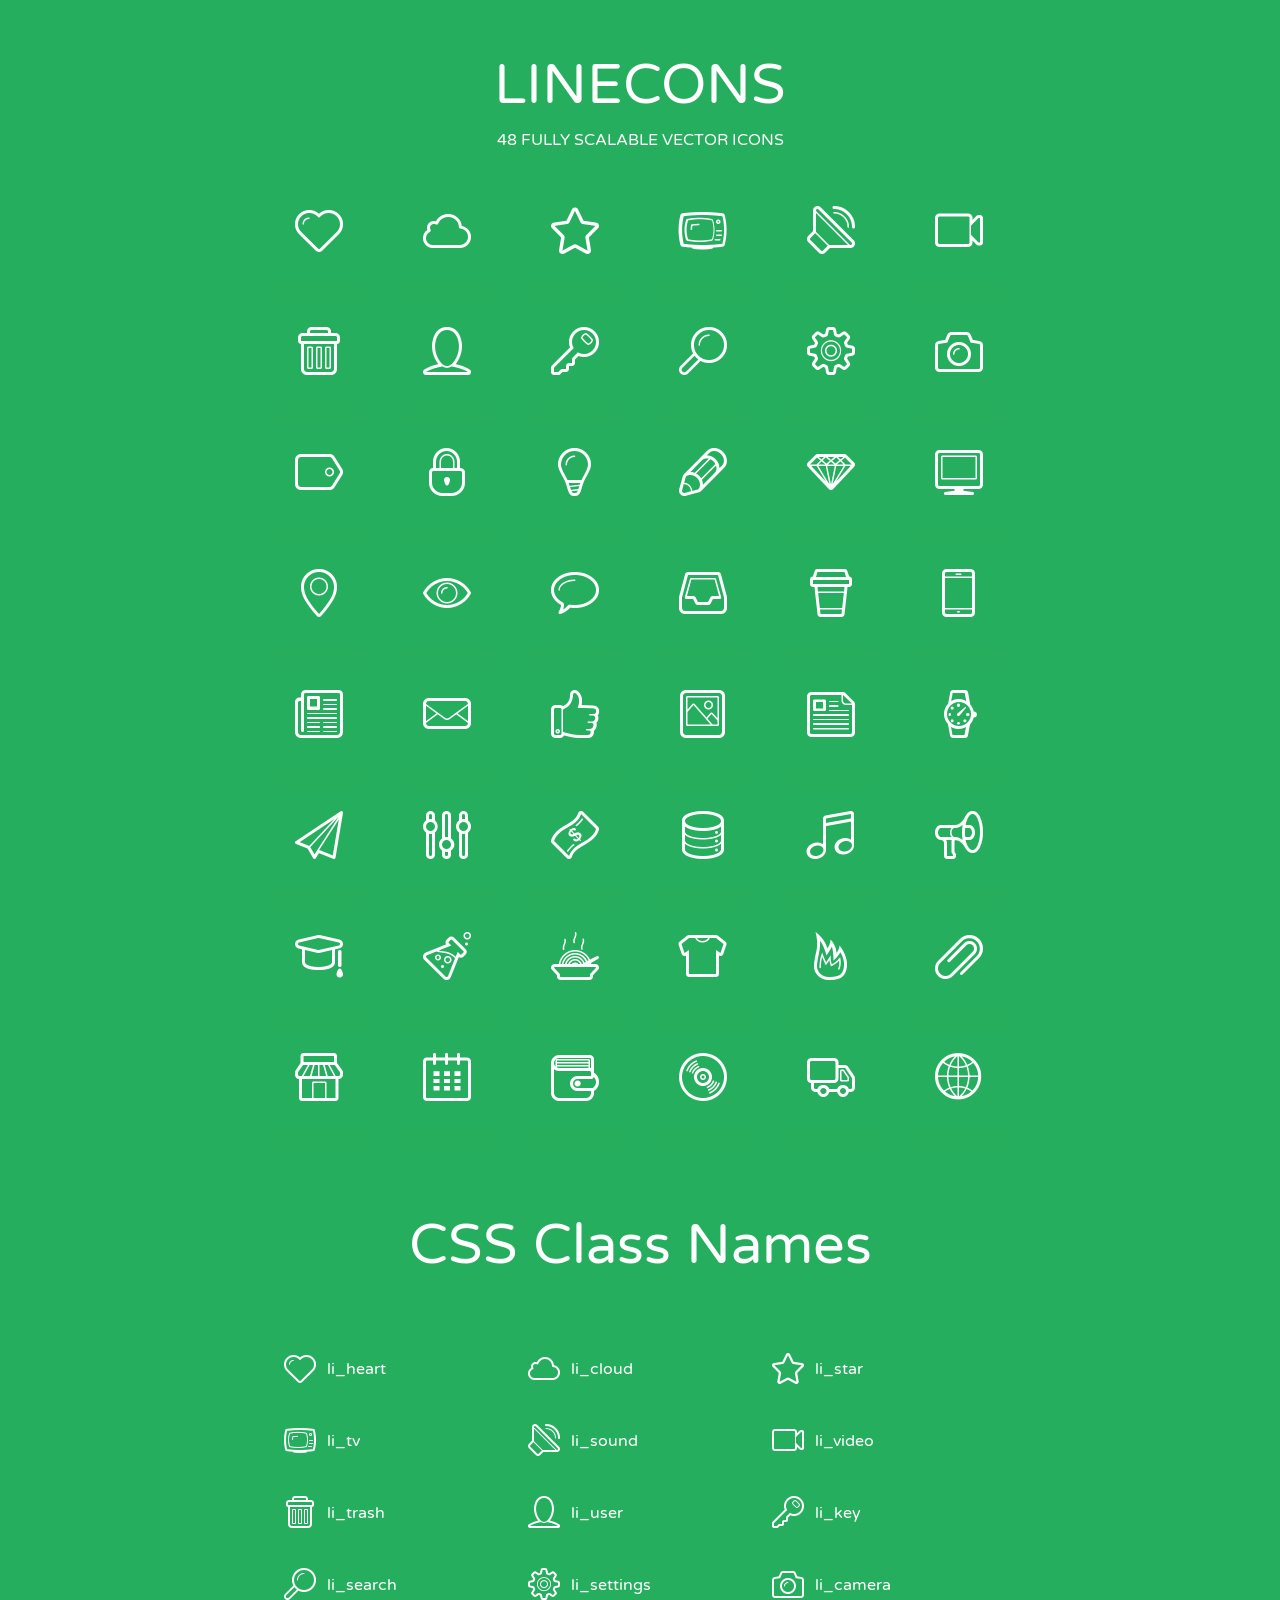
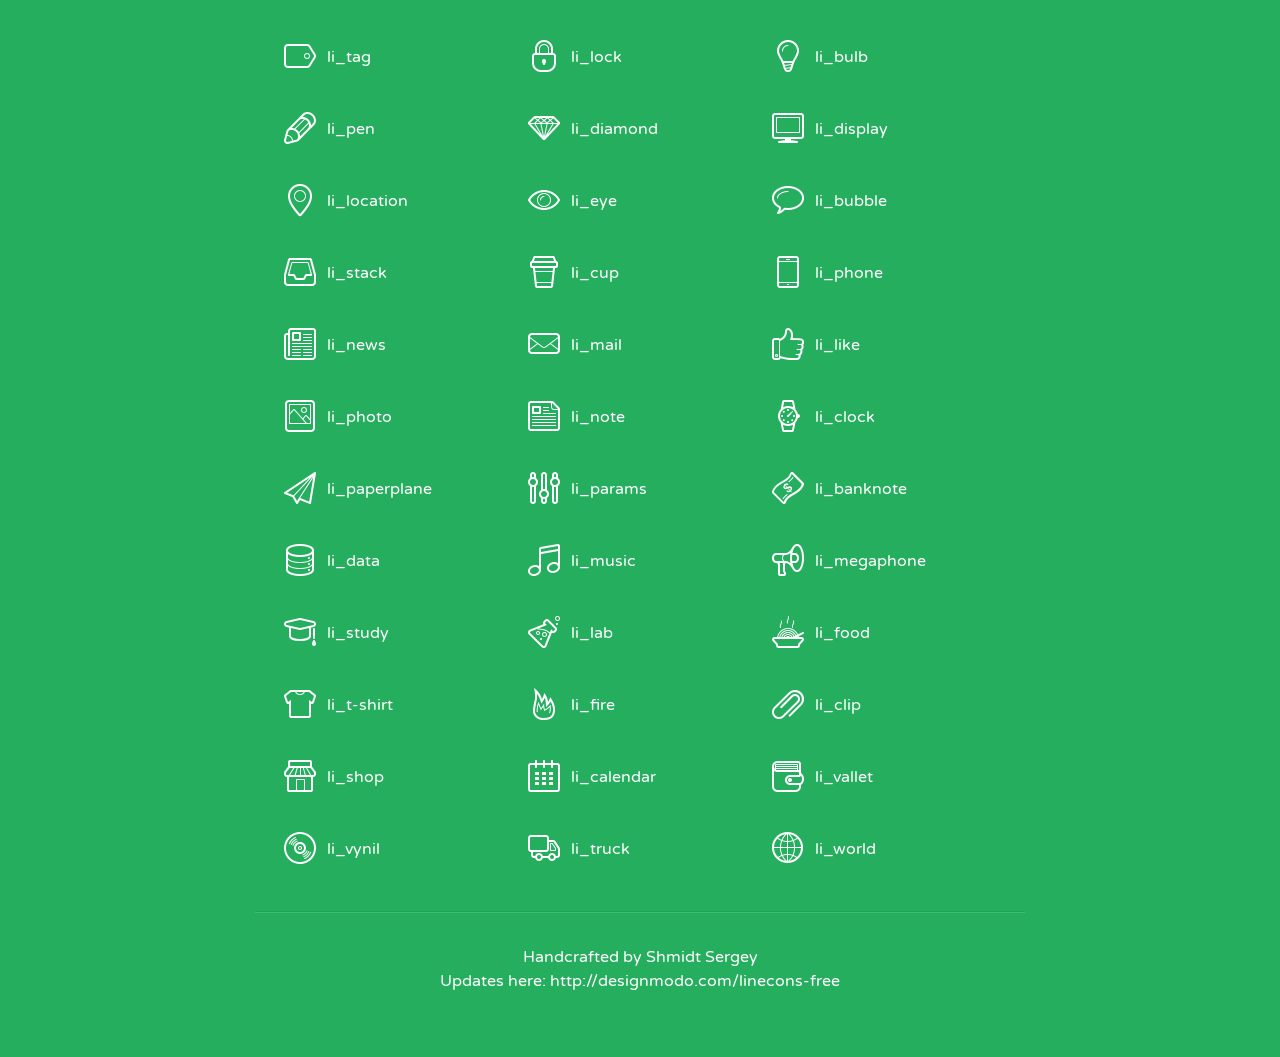
<file: Assets/lineicons/index.html>
<!doctype html>
<html>
<head>
<title>LINECONS - 48 Fully Scalable Vector Icons</title>
<link rel="stylesheet" href="style.css" />
<link href='http://fonts.googleapis.com/css?family=Varela+Round' rel='stylesheet' type='text/css'>
<!--[if lte IE 7]><script src="lte-ie7.js"></script><![endif]-->

<!-- 

Thanks http://icomoon.io/app/ for amazing service!

-->


<style>
	section, header, footer {display: block;}
	body {
		font-family: 'Varela Round', sans-serif;
		color: #333333;
		line-height: 1.5;
		font-size: 16px;
		background:#26ae5f;
		color:white;
		-moz-text-shadow: 0 1px 1px rgba(0, 0, 0, 0.21);
		-webkit-text-shadow: 0 1px 1px rgba(0, 0, 0, 0.21);
	}
	* {
		-moz-box-sizing: border-box;
		-webkit-box-sizing: border-box;
		box-sizing: border-box;
		margin: 0;
		padding: 0;
	}
	.glyph {
		float: left;
		text-align: center;
		padding: .5em;
		margin: 0 .5em;
		width: 7em;
		border-radius: .375em;
		top:0;
		position:relative;
		-webkit-transition:0.2s ease-in;
		-o-transition:0.2s ease-in;
		-moz-transition:0.2s ease-in;
		-ie-transition:0.2s ease-in;
		transition:0.2s ease-in;
	}
	.glyph input {
		width: 100%;
		text-align: center;
		font-family: consolas, monospace;
		border-radius:3px;
		border:none;
		padding:4px;
		background:#26AE5C;
		color:#26AE5C;
		-webkit-transition:0.2s ease-in;
		-o-transition:0.2s ease-in;
		-moz-transition:0.2s ease-in;
		-ie-transition:0.2s ease-in;
		transition:0.2s ease-in;
	}
	.glyph:hover input {
		background:#26ae5f;
		padding:4px;
		color:#ffffff;
	}
	.glyph:hover {
		-webkit-transition: all 0.5s ease-out;
		background:#222821;
		color:#fff;
		text-shadow: none;
		-moz-text-shadow: none;
		-webkit-text-shadow: none;
		top:-5px;
		position:relative;
	}
	.glyph input, .mtm {
		margin-top: .75em;
	}
	.w-main {
		width: 770px;
		text-align:center;
	}
	.centered {
		margin-left: auto;
		margin-right: auto;
	}
	.fs1 {
		font-size: 3em;
	}
	header {
		margin: 2em 0;
		padding-bottom: .5em;
	}
	header h1 {
		font-size: 3.5em;
		font-weight: normal;
	}
	.clearfix:before, .clearfix:after { content: ""; display: table; }
	.clearfix:after, .clear { clear: both; }
	footer {
		margin: 2em 0;
		padding: 2em 0;
		border-top: 1px solid rgb(60, 189, 114);
		box-shadow: 0 -1px rgb(33, 165, 89);
	}
	a, a:visited {
		color: #ffffff; text-decoration:none;
	}
	a:hover, a:focus {color: #222821; text-decoration:none;}
	.box1 {
		display: inline-block;
		width: 14em;
		padding: .25em .5em;
		margin: .5em 1em .5em 0;
		text-align:left;
		
	}
	.box1 span { 
		font-size:2em;
		position: relative;
		top: 0.25em;
		margin-right: 0.1em;
	}
</style>
</head>
<body>
	<div class="w-main centered">
	<section class="mtm clearfix" id="glyphs">
	<header>
		<h1>LINECONS</h1>
		<p>48 FULLY SCALABLE VECTOR ICONS</p>
	</header>
	<div class="glyph">
		<div class="fs1" aria-hidden="true" data-icon="&#xe000;"></div>
		<input type="text" readonly="readonly" value="&amp;#xe000;" />
	</div>
	<div class="glyph">
		<div class="fs1" aria-hidden="true" data-icon="&#xe001;"></div>
		<input type="text" readonly="readonly" value="&amp;#xe001;" />
	</div>
	<div class="glyph">
		<div class="fs1" aria-hidden="true" data-icon="&#xe002;"></div>
		<input type="text" readonly="readonly" value="&amp;#xe002;" />
	</div>
	<div class="glyph">
		<div class="fs1" aria-hidden="true" data-icon="&#xe003;"></div>
		<input type="text" readonly="readonly" value="&amp;#xe003;" />
	</div>
	<div class="glyph">
		<div class="fs1" aria-hidden="true" data-icon="&#xe004;"></div>
		<input type="text" readonly="readonly" value="&amp;#xe004;" />
	</div>
	<div class="glyph">
		<div class="fs1" aria-hidden="true" data-icon="&#xe005;"></div>
		<input type="text" readonly="readonly" value="&amp;#xe005;" />
	</div>
	<div class="glyph">
		<div class="fs1" aria-hidden="true" data-icon="&#xe006;"></div>
		<input type="text" readonly="readonly" value="&amp;#xe006;" />
	</div>
	<div class="glyph">
		<div class="fs1" aria-hidden="true" data-icon="&#xe007;"></div>
		<input type="text" readonly="readonly" value="&amp;#xe007;" />
	</div>
	<div class="glyph">
		<div class="fs1" aria-hidden="true" data-icon="&#xe008;"></div>
		<input type="text" readonly="readonly" value="&amp;#xe008;" />
	</div>
	<div class="glyph">
		<div class="fs1" aria-hidden="true" data-icon="&#xe009;"></div>
		<input type="text" readonly="readonly" value="&amp;#xe009;" />
	</div>
	<div class="glyph">
		<div class="fs1" aria-hidden="true" data-icon="&#xe00a;"></div>
		<input type="text" readonly="readonly" value="&amp;#xe00a;" />
	</div>
	<div class="glyph">
		<div class="fs1" aria-hidden="true" data-icon="&#xe00b;"></div>
		<input type="text" readonly="readonly" value="&amp;#xe00b;" />
	</div>
	<div class="glyph">
		<div class="fs1" aria-hidden="true" data-icon="&#xe00c;"></div>
		<input type="text" readonly="readonly" value="&amp;#xe00c;" />
	</div>
	<div class="glyph">
		<div class="fs1" aria-hidden="true" data-icon="&#xe00d;"></div>
		<input type="text" readonly="readonly" value="&amp;#xe00d;" />
	</div>
	<div class="glyph">
		<div class="fs1" aria-hidden="true" data-icon="&#xe00e;"></div>
		<input type="text" readonly="readonly" value="&amp;#xe00e;" />
	</div>
	<div class="glyph">
		<div class="fs1" aria-hidden="true" data-icon="&#xe00f;"></div>
		<input type="text" readonly="readonly" value="&amp;#xe00f;" />
	</div>
	<div class="glyph">
		<div class="fs1" aria-hidden="true" data-icon="&#xe010;"></div>
		<input type="text" readonly="readonly" value="&amp;#xe010;" />
	</div>
	<div class="glyph">
		<div class="fs1" aria-hidden="true" data-icon="&#xe011;"></div>
		<input type="text" readonly="readonly" value="&amp;#xe011;" />
	</div>
	<div class="glyph">
		<div class="fs1" aria-hidden="true" data-icon="&#xe012;"></div>
		<input type="text" readonly="readonly" value="&amp;#xe012;" />
	</div>
	<div class="glyph">
		<div class="fs1" aria-hidden="true" data-icon="&#xe013;"></div>
		<input type="text" readonly="readonly" value="&amp;#xe013;" />
	</div>
	<div class="glyph">
		<div class="fs1" aria-hidden="true" data-icon="&#xe014;"></div>
		<input type="text" readonly="readonly" value="&amp;#xe014;" />
	</div>
	<div class="glyph">
		<div class="fs1" aria-hidden="true" data-icon="&#xe015;"></div>
		<input type="text" readonly="readonly" value="&amp;#xe015;" />
	</div>
	<div class="glyph">
		<div class="fs1" aria-hidden="true" data-icon="&#xe016;"></div>
		<input type="text" readonly="readonly" value="&amp;#xe016;" />
	</div>
	<div class="glyph">
		<div class="fs1" aria-hidden="true" data-icon="&#xe017;"></div>
		<input type="text" readonly="readonly" value="&amp;#xe017;" />
	</div>
	<div class="glyph">
		<div class="fs1" aria-hidden="true" data-icon="&#xe018;"></div>
		<input type="text" readonly="readonly" value="&amp;#xe018;" />
	</div>
	<div class="glyph">
		<div class="fs1" aria-hidden="true" data-icon="&#xe019;"></div>
		<input type="text" readonly="readonly" value="&amp;#xe019;" />
	</div>
	<div class="glyph">
		<div class="fs1" aria-hidden="true" data-icon="&#xe01a;"></div>
		<input type="text" readonly="readonly" value="&amp;#xe01a;" />
	</div>
	<div class="glyph">
		<div class="fs1" aria-hidden="true" data-icon="&#xe01b;"></div>
		<input type="text" readonly="readonly" value="&amp;#xe01b;" />
	</div>
	<div class="glyph">
		<div class="fs1" aria-hidden="true" data-icon="&#xe01c;"></div>
		<input type="text" readonly="readonly" value="&amp;#xe01c;" />
	</div>
	<div class="glyph">
		<div class="fs1" aria-hidden="true" data-icon="&#xe01d;"></div>
		<input type="text" readonly="readonly" value="&amp;#xe01d;" />
	</div>
	<div class="glyph">
		<div class="fs1" aria-hidden="true" data-icon="&#xe01e;"></div>
		<input type="text" readonly="readonly" value="&amp;#xe01e;" />
	</div>
	<div class="glyph">
		<div class="fs1" aria-hidden="true" data-icon="&#xe01f;"></div>
		<input type="text" readonly="readonly" value="&amp;#xe01f;" />
	</div>
	<div class="glyph">
		<div class="fs1" aria-hidden="true" data-icon="&#xe020;"></div>
		<input type="text" readonly="readonly" value="&amp;#xe020;" />
	</div>
	<div class="glyph">
		<div class="fs1" aria-hidden="true" data-icon="&#xe021;"></div>
		<input type="text" readonly="readonly" value="&amp;#xe021;" />
	</div>
	<div class="glyph">
		<div class="fs1" aria-hidden="true" data-icon="&#xe022;"></div>
		<input type="text" readonly="readonly" value="&amp;#xe022;" />
	</div>
	<div class="glyph">
		<div class="fs1" aria-hidden="true" data-icon="&#xe023;"></div>
		<input type="text" readonly="readonly" value="&amp;#xe023;" />
	</div>
	<div class="glyph">
		<div class="fs1" aria-hidden="true" data-icon="&#xe024;"></div>
		<input type="text" readonly="readonly" value="&amp;#xe024;" />
	</div>
	<div class="glyph">
		<div class="fs1" aria-hidden="true" data-icon="&#xe025;"></div>
		<input type="text" readonly="readonly" value="&amp;#xe025;" />
	</div>
	<div class="glyph">
		<div class="fs1" aria-hidden="true" data-icon="&#xe026;"></div>
		<input type="text" readonly="readonly" value="&amp;#xe026;" />
	</div>
	<div class="glyph">
		<div class="fs1" aria-hidden="true" data-icon="&#xe027;"></div>
		<input type="text" readonly="readonly" value="&amp;#xe027;" />
	</div>
	<div class="glyph">
		<div class="fs1" aria-hidden="true" data-icon="&#xe028;"></div>
		<input type="text" readonly="readonly" value="&amp;#xe028;" />
	</div>
	<div class="glyph">
		<div class="fs1" aria-hidden="true" data-icon="&#xe029;"></div>
		<input type="text" readonly="readonly" value="&amp;#xe029;" />
	</div>
	<div class="glyph">
		<div class="fs1" aria-hidden="true" data-icon="&#xe02a;"></div>
		<input type="text" readonly="readonly" value="&amp;#xe02a;" />
	</div>
	<div class="glyph">
		<div class="fs1" aria-hidden="true" data-icon="&#xe02b;"></div>
		<input type="text" readonly="readonly" value="&amp;#xe02b;" />
	</div>
	<div class="glyph">
		<div class="fs1" aria-hidden="true" data-icon="&#xe02c;"></div>
		<input type="text" readonly="readonly" value="&amp;#xe02c;" />
	</div>
	<div class="glyph">
		<div class="fs1" aria-hidden="true" data-icon="&#xe02d;"></div>
		<input type="text" readonly="readonly" value="&amp;#xe02d;" />
	</div>
	<div class="glyph">
		<div class="fs1" aria-hidden="true" data-icon="&#xe02e;"></div>
		<input type="text" readonly="readonly" value="&amp;#xe02e;" />
	</div>
	<div class="glyph">
		<div class="fs1" aria-hidden="true" data-icon="&#xe02f;"></div>
		<input type="text" readonly="readonly" value="&amp;#xe02f;" />
	</div>
	</section>
	<div class="clear"></div>
	<section class="mtm clearfix" id="glyphs">
	<header>
		<h1>CSS Class Names</h1>
	</header>
	<span class="box1">
		<span aria-hidden="true" class="li_heart"></span>
		&nbsp;li_heart
	</span>
	<span class="box1">
		<span aria-hidden="true" class="li_cloud"></span>
		&nbsp;li_cloud
	</span>
	<span class="box1">
		<span aria-hidden="true" class="li_star"></span>
		&nbsp;li_star
	</span>
	<span class="box1">
		<span aria-hidden="true" class="li_tv"></span>
		&nbsp;li_tv
	</span>
	<span class="box1">
		<span aria-hidden="true" class="li_sound"></span>
		&nbsp;li_sound
	</span>
	<span class="box1">
		<span aria-hidden="true" class="li_video"></span>
		&nbsp;li_video
	</span>
	<span class="box1">
		<span aria-hidden="true" class="li_trash"></span>
		&nbsp;li_trash
	</span>
	<span class="box1">
		<span aria-hidden="true" class="li_user"></span>
		&nbsp;li_user
	</span>
	<span class="box1">
		<span aria-hidden="true" class="li_key"></span>
		&nbsp;li_key
	</span>
	<span class="box1">
		<span aria-hidden="true" class="li_search"></span>
		&nbsp;li_search
	</span>
	<span class="box1">
		<span aria-hidden="true" class="li_settings"></span>
		&nbsp;li_settings
	</span>
	<span class="box1">
		<span aria-hidden="true" class="li_camera"></span>
		&nbsp;li_camera
	</span>
	<span class="box1">
		<span aria-hidden="true" class="li_tag"></span>
		&nbsp;li_tag
	</span>
	<span class="box1">
		<span aria-hidden="true" class="li_lock"></span>
		&nbsp;li_lock
	</span>
	<span class="box1">
		<span aria-hidden="true" class="li_bulb"></span>
		&nbsp;li_bulb
	</span>
	<span class="box1">
		<span aria-hidden="true" class="li_pen"></span>
		&nbsp;li_pen
	</span>
	<span class="box1">
		<span aria-hidden="true" class="li_diamond"></span>
		&nbsp;li_diamond
	</span>
	<span class="box1">
		<span aria-hidden="true" class="li_display"></span>
		&nbsp;li_display
	</span>
	<span class="box1">
		<span aria-hidden="true" class="li_location"></span>
		&nbsp;li_location
	</span>
	<span class="box1">
		<span aria-hidden="true" class="li_eye"></span>
		&nbsp;li_eye
	</span>
	<span class="box1">
		<span aria-hidden="true" class="li_bubble"></span>
		&nbsp;li_bubble
	</span>
	<span class="box1">
		<span aria-hidden="true" class="li_stack"></span>
		&nbsp;li_stack
	</span>
	<span class="box1">
		<span aria-hidden="true" class="li_cup"></span>
		&nbsp;li_cup
	</span>
	<span class="box1">
		<span aria-hidden="true" class="li_phone"></span>
		&nbsp;li_phone
	</span>
	<span class="box1">
		<span aria-hidden="true" class="li_news"></span>
		&nbsp;li_news
	</span>
	<span class="box1">
		<span aria-hidden="true" class="li_mail"></span>
		&nbsp;li_mail
	</span>
	<span class="box1">
		<span aria-hidden="true" class="li_like"></span>
		&nbsp;li_like
	</span>
	<span class="box1">
		<span aria-hidden="true" class="li_photo"></span>
		&nbsp;li_photo
	</span>
	<span class="box1">
		<span aria-hidden="true" class="li_note"></span>
		&nbsp;li_note
	</span>
	<span class="box1">
		<span aria-hidden="true" class="li_clock"></span>
		&nbsp;li_clock
	</span>
	<span class="box1">
		<span aria-hidden="true" class="li_paperplane"></span>
		&nbsp;li_paperplane
	</span>
	<span class="box1">
		<span aria-hidden="true" class="li_params"></span>
		&nbsp;li_params
	</span>
	<span class="box1">
		<span aria-hidden="true" class="li_banknote"></span>
		&nbsp;li_banknote
	</span>
	<span class="box1">
		<span aria-hidden="true" class="li_data"></span>
		&nbsp;li_data
	</span>
	<span class="box1">
		<span aria-hidden="true" class="li_music"></span>
		&nbsp;li_music
	</span>
	<span class="box1">
		<span aria-hidden="true" class="li_megaphone"></span>
		&nbsp;li_megaphone
	</span>
	<span class="box1">
		<span aria-hidden="true" class="li_study"></span>
		&nbsp;li_study
	</span>
	<span class="box1">
		<span aria-hidden="true" class="li_lab"></span>
		&nbsp;li_lab
	</span>
	<span class="box1">
		<span aria-hidden="true" class="li_food"></span>
		&nbsp;li_food
	</span>
	<span class="box1">
		<span aria-hidden="true" class="li_t-shirt"></span>
		&nbsp;li_t-shirt
	</span>
	<span class="box1">
		<span aria-hidden="true" class="li_fire"></span>
		&nbsp;li_fire
	</span>
	<span class="box1">
		<span aria-hidden="true" class="li_clip"></span>
		&nbsp;li_clip
	</span>
	<span class="box1">
		<span aria-hidden="true" class="li_shop"></span>
		&nbsp;li_shop
	</span>
	<span class="box1">
		<span aria-hidden="true" class="li_calendar"></span>
		&nbsp;li_calendar
	</span>
	<span class="box1">
		<span aria-hidden="true" class="li_vallet"></span>
		&nbsp;li_vallet
	</span>
	<span class="box1">
		<span aria-hidden="true" class="li_vynil"></span>
		&nbsp;li_vynil
	</span>
	<span class="box1">
		<span aria-hidden="true" class="li_truck"></span>
		&nbsp;li_truck
	</span>
	<span class="box1">
		<span aria-hidden="true" class="li_world"></span>
		&nbsp;li_world
	</span>
	</section>
	<footer>
		<p>Handcrafted by <a href="http://shmidt.in">Shmidt Sergey</a></p>
		<p>Updates here: <a href="http://designmodo.com/linecons-free">http://designmodo.com/linecons-free</a></p>
	</footer>
	</div>
	<script>
	document.getElementById("glyphs").addEventListener("click", function(e) {
		var target = e.target;
		if (target.tagName === "INPUT") {
			target.select();
		}
	});
	</script>
</body>
</html>
</file>
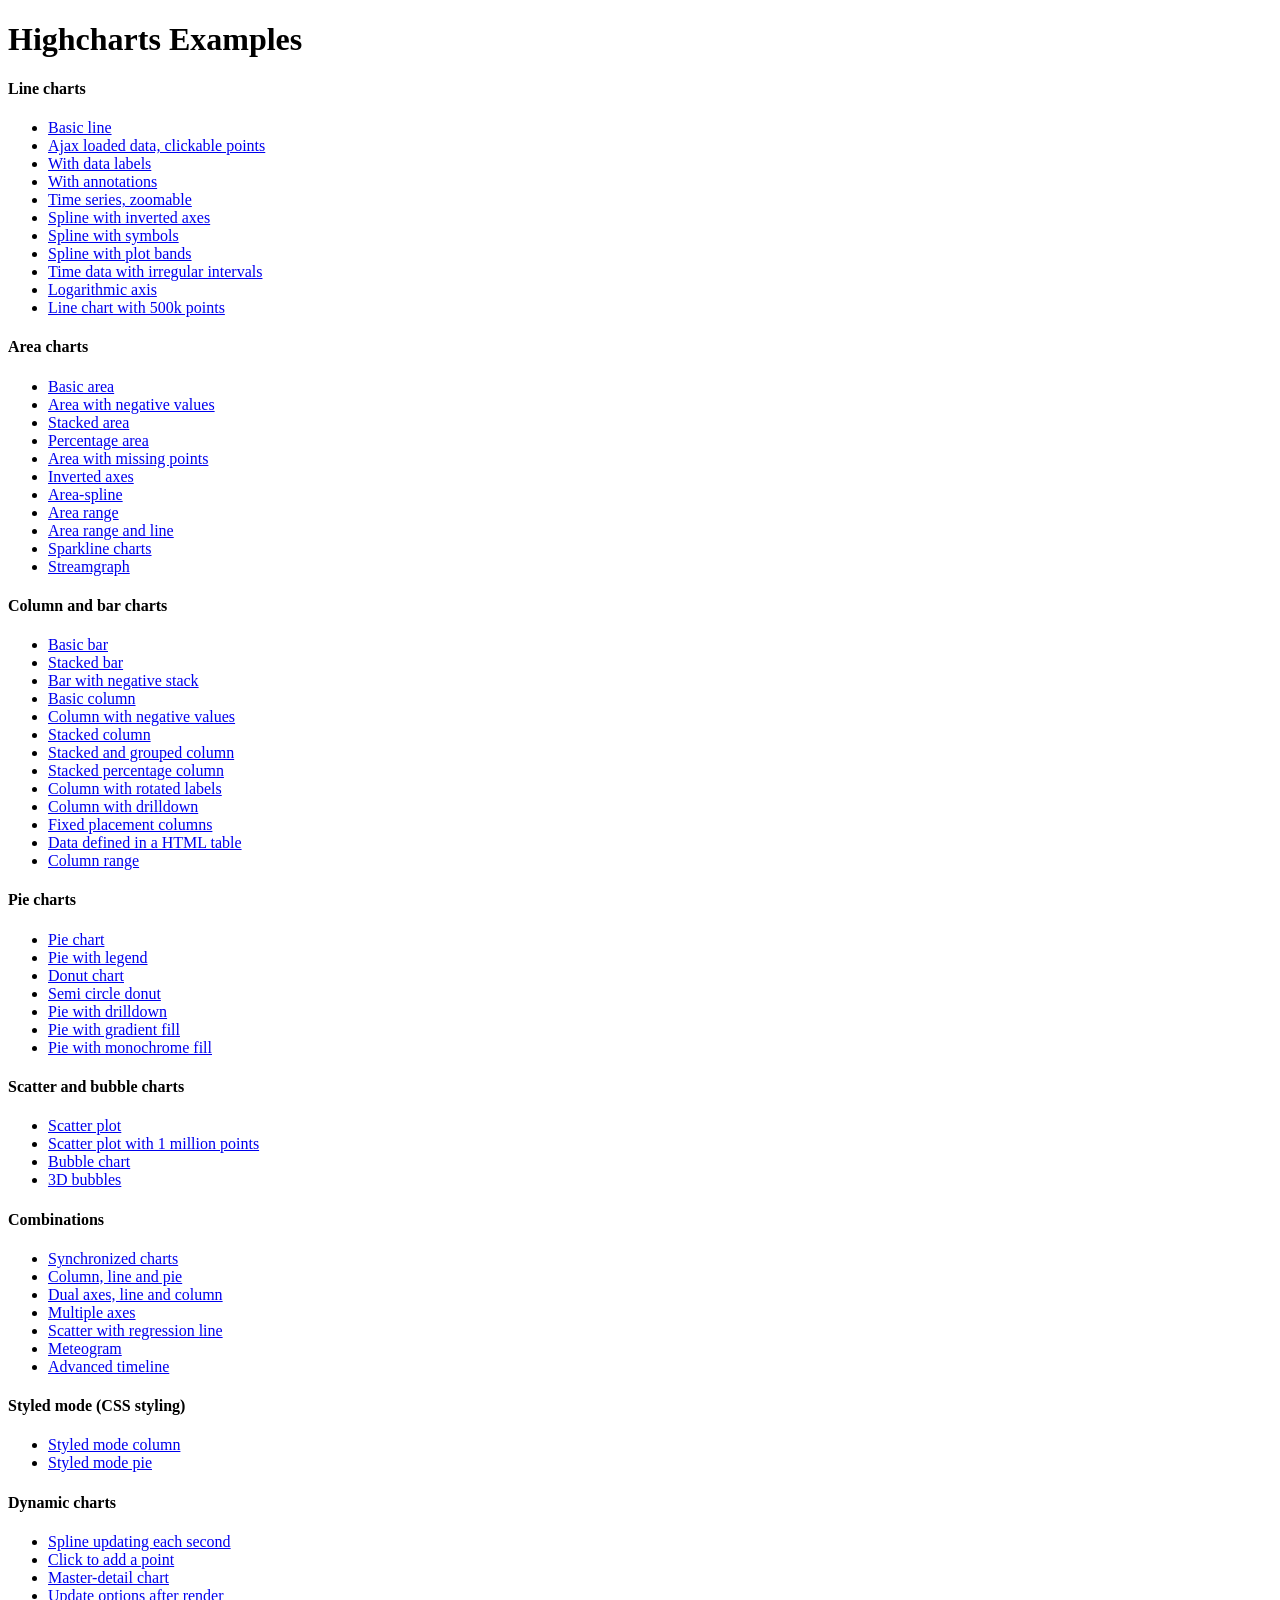
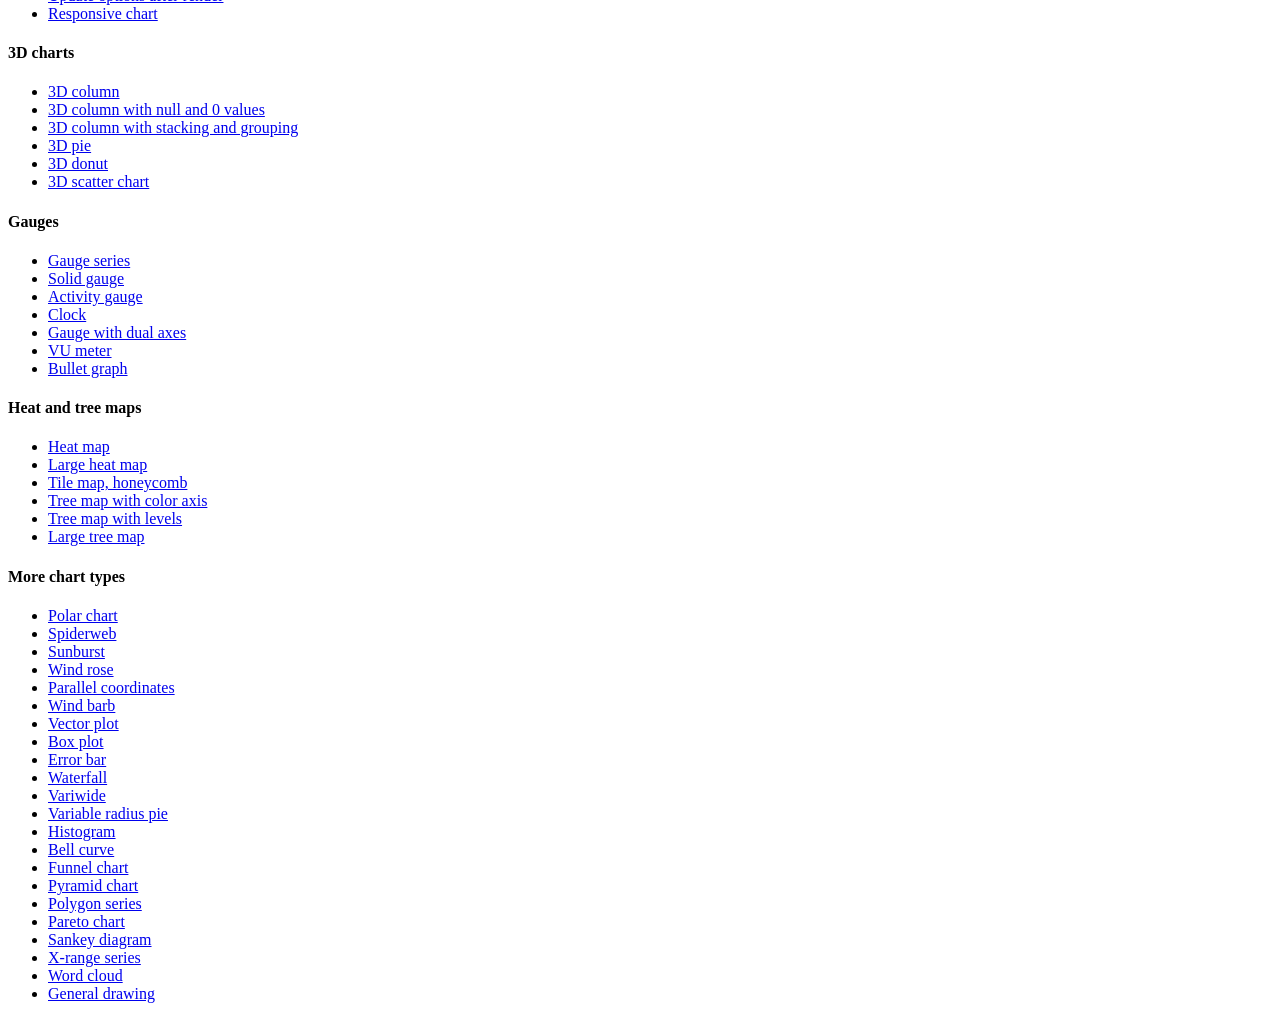
<file: Assets/plugins/Highcharts-6.1.1/index.htm>
<!DOCTYPE HTML PUBLIC "-//W3C//DTD HTML 4.01//EN" "http://www.w3.org/TR/html4/strict.dtd">
<html>
	<head>
		<meta http-equiv="Content-Type" content="text/html; charset=utf-8" />
		<meta name="viewport" content="width=device-width, initial-scale=1" />
		<title>Highcharts Examples</title>
	</head>
	<body>
		<h1>Highcharts Examples</h1>
		<h4>Line charts</h4>
		<ul>
			<li><a href="examples/line-basic/index.htm">Basic line</a></li>
			<li><a href="examples/line-ajax/index.htm">Ajax loaded data, clickable points</a></li>
			<li><a href="examples/line-labels/index.htm">With data labels</a></li>
			<li><a href="examples/annotations/index.htm">With annotations</a></li>
			<li><a href="examples/line-time-series/index.htm">Time series, zoomable</a></li>
			<li><a href="examples/spline-inverted/index.htm">Spline with inverted axes</a></li>
			<li><a href="examples/spline-symbols/index.htm">Spline with symbols</a></li>
			<li><a href="examples/spline-plot-bands/index.htm">Spline with plot bands</a></li>
			<li><a href="examples/spline-irregular-time/index.htm">Time data with irregular intervals</a></li>
			<li><a href="examples/line-log-axis/index.htm">Logarithmic axis</a></li>
			<li><a href="examples/line-boost/index.htm">Line chart with 500k points</a></li>
		</ul>
		<h4>Area charts</h4>
		<ul>
			<li><a href="examples/area-basic/index.htm">Basic area</a></li>
			<li><a href="examples/area-negative/index.htm">Area with negative values</a></li>
			<li><a href="examples/area-stacked/index.htm">Stacked area</a></li>
			<li><a href="examples/area-stacked-percent/index.htm">Percentage area</a></li>
			<li><a href="examples/area-missing/index.htm">Area with missing points</a></li>
			<li><a href="examples/area-inverted/index.htm">Inverted axes</a></li>
			<li><a href="examples/areaspline/index.htm">Area-spline</a></li>
			<li><a href="examples/arearange/index.htm">Area range</a></li>
			<li><a href="examples/arearange-line/index.htm">Area range and line</a></li>
			<li><a href="examples/sparkline/index.htm">Sparkline charts</a></li>
			<li><a href="examples/streamgraph/index.htm">Streamgraph</a></li>
		</ul>
		<h4>Column and bar charts</h4>
		<ul>
			<li><a href="examples/bar-basic/index.htm">Basic bar</a></li>
			<li><a href="examples/bar-stacked/index.htm">Stacked bar</a></li>
			<li><a href="examples/bar-negative-stack/index.htm">Bar with negative stack</a></li>
			<li><a href="examples/column-basic/index.htm">Basic column</a></li>
			<li><a href="examples/column-negative/index.htm">Column with negative values</a></li>
			<li><a href="examples/column-stacked/index.htm">Stacked column</a></li>
			<li><a href="examples/column-stacked-and-grouped/index.htm">Stacked and grouped column</a></li>
			<li><a href="examples/column-stacked-percent/index.htm">Stacked percentage column</a></li>
			<li><a href="examples/column-rotated-labels/index.htm">Column with rotated labels</a></li>
			<li><a href="examples/column-drilldown/index.htm">Column with drilldown</a></li>
			<li><a href="examples/column-placement/index.htm">Fixed placement columns</a></li>
			<li><a href="examples/column-parsed/index.htm">Data defined in a HTML table</a></li>
			<li><a href="examples/columnrange/index.htm">Column range</a></li>
		</ul>
		<h4>Pie charts</h4>
		<ul>
			<li><a href="examples/pie-basic/index.htm">Pie chart</a></li>
			<li><a href="examples/pie-legend/index.htm">Pie with legend</a></li>
			<li><a href="examples/pie-donut/index.htm">Donut chart</a></li>
			<li><a href="examples/pie-semi-circle/index.htm">Semi circle donut</a></li>
			<li><a href="examples/pie-drilldown/index.htm">Pie with drilldown</a></li>
			<li><a href="examples/pie-gradient/index.htm">Pie with gradient fill</a></li>
			<li><a href="examples/pie-monochrome/index.htm">Pie with monochrome fill</a></li>
		</ul>
		<h4>Scatter and bubble charts</h4>
		<ul>
			<li><a href="examples/scatter/index.htm">Scatter plot</a></li>
			<li><a href="examples/scatter-boost/index.htm">Scatter plot with 1 million points</a></li>
			<li><a href="examples/bubble/index.htm">Bubble chart</a></li>
			<li><a href="examples/bubble-3d/index.htm">3D bubbles</a></li>
		</ul>
		<h4>Combinations</h4>
		<ul>
			<li><a href="examples/synchronized-charts/index.htm">Synchronized charts</a></li>
			<li><a href="examples/combo/index.htm">Column, line and pie</a></li>
			<li><a href="examples/combo-dual-axes/index.htm">Dual axes, line and column</a></li>
			<li><a href="examples/combo-multi-axes/index.htm">Multiple axes</a></li>
			<li><a href="examples/combo-regression/index.htm">Scatter with regression line</a></li>
			<li><a href="examples/combo-meteogram/index.htm">Meteogram</a></li>
			<li><a href="examples/combo-timeline/index.htm">Advanced timeline</a></li>
		</ul>
		<h4>Styled mode (CSS styling)</h4>
		<ul>
			<li><a href="examples/styled-mode-column/index.htm">Styled mode column</a></li>
			<li><a href="examples/styled-mode-pie/index.htm">Styled mode pie</a></li>
		</ul>
		<h4>Dynamic charts</h4>
		<ul>
			<li><a href="examples/dynamic-update/index.htm">Spline updating each second</a></li>
			<li><a href="examples/dynamic-click-to-add/index.htm">Click to add a point</a></li>
			<li><a href="examples/dynamic-master-detail/index.htm">Master-detail chart</a></li>
			<li><a href="examples/chart-update/index.htm">Update options after render</a></li>
			<li><a href="examples/responsive/index.htm">Responsive chart</a></li>
		</ul>
		<h4>3D charts</h4>
		<ul>
			<li><a href="examples/3d-column-interactive/index.htm">3D column</a></li>
			<li><a href="examples/3d-column-null-values/index.htm">3D column with null and 0 values</a></li>
			<li><a href="examples/3d-column-stacking-grouping/index.htm">3D column with stacking and grouping</a></li>
			<li><a href="examples/3d-pie/index.htm">3D pie</a></li>
			<li><a href="examples/3d-pie-donut/index.htm">3D donut</a></li>
			<li><a href="examples/3d-scatter-draggable/index.htm">3D scatter chart</a></li>
		</ul>
		<h4>Gauges</h4>
		<ul>
			<li><a href="examples/gauge-speedometer/index.htm">Gauge series</a></li>
			<li><a href="examples/gauge-solid/index.htm">Solid gauge</a></li>
			<li><a href="examples/gauge-activity/index.htm">Activity gauge</a></li>
			<li><a href="examples/gauge-clock/index.htm">Clock</a></li>
			<li><a href="examples/gauge-dual/index.htm">Gauge with dual axes</a></li>
			<li><a href="examples/gauge-vu-meter/index.htm">VU meter</a></li>
			<li><a href="examples/bullet-graph/index.htm">Bullet graph</a></li>
		</ul>
		<h4>Heat and tree maps</h4>
		<ul>
			<li><a href="examples/heatmap/index.htm">Heat map</a></li>
			<li><a href="examples/heatmap-canvas/index.htm">Large heat map</a></li>
			<li><a href="examples/honeycomb-usa/index.htm">Tile map, honeycomb</a></li>
			<li><a href="examples/treemap-coloraxis/index.htm">Tree map with color axis</a></li>
			<li><a href="examples/treemap-with-levels/index.htm">Tree map with levels</a></li>
			<li><a href="examples/treemap-large-dataset/index.htm">Large tree map</a></li>
		</ul>
		<h4>More chart types</h4>
		<ul>
			<li><a href="examples/polar/index.htm">Polar chart</a></li>
			<li><a href="examples/polar-spider/index.htm">Spiderweb</a></li>
			<li><a href="examples/sunburst/index.htm">Sunburst</a></li>
			<li><a href="examples/polar-wind-rose/index.htm">Wind rose</a></li>
			<li><a href="examples/parallel-coordinates/index.htm">Parallel coordinates</a></li>
			<li><a href="examples/windbarb-series/index.htm">Wind barb</a></li>
			<li><a href="examples/vector-plot/index.htm">Vector plot</a></li>
			<li><a href="examples/box-plot/index.htm">Box plot</a></li>
			<li><a href="examples/error-bar/index.htm">Error bar</a></li>
			<li><a href="examples/waterfall/index.htm">Waterfall</a></li>
			<li><a href="examples/variwide/index.htm">Variwide</a></li>
			<li><a href="examples/variable-radius-pie/index.htm">Variable radius pie</a></li>
			<li><a href="examples/histogram/index.htm">Histogram</a></li>
			<li><a href="examples/bellcurve/index.htm">Bell curve</a></li>
			<li><a href="examples/funnel/index.htm">Funnel chart</a></li>
			<li><a href="examples/pyramid/index.htm">Pyramid chart</a></li>
			<li><a href="examples/polygon/index.htm">Polygon series</a></li>
			<li><a href="examples/pareto/index.htm">Pareto chart</a></li>
			<li><a href="examples/sankey-diagram/index.htm">Sankey diagram</a></li>
			<li><a href="examples/x-range/index.htm">X-range series</a></li>
			<li><a href="examples/wordcloud/index.htm">Word cloud</a></li>
			<li><a href="examples/renderer/index.htm">General drawing</a></li>
		</ul>
	</body>
</html>
</file>
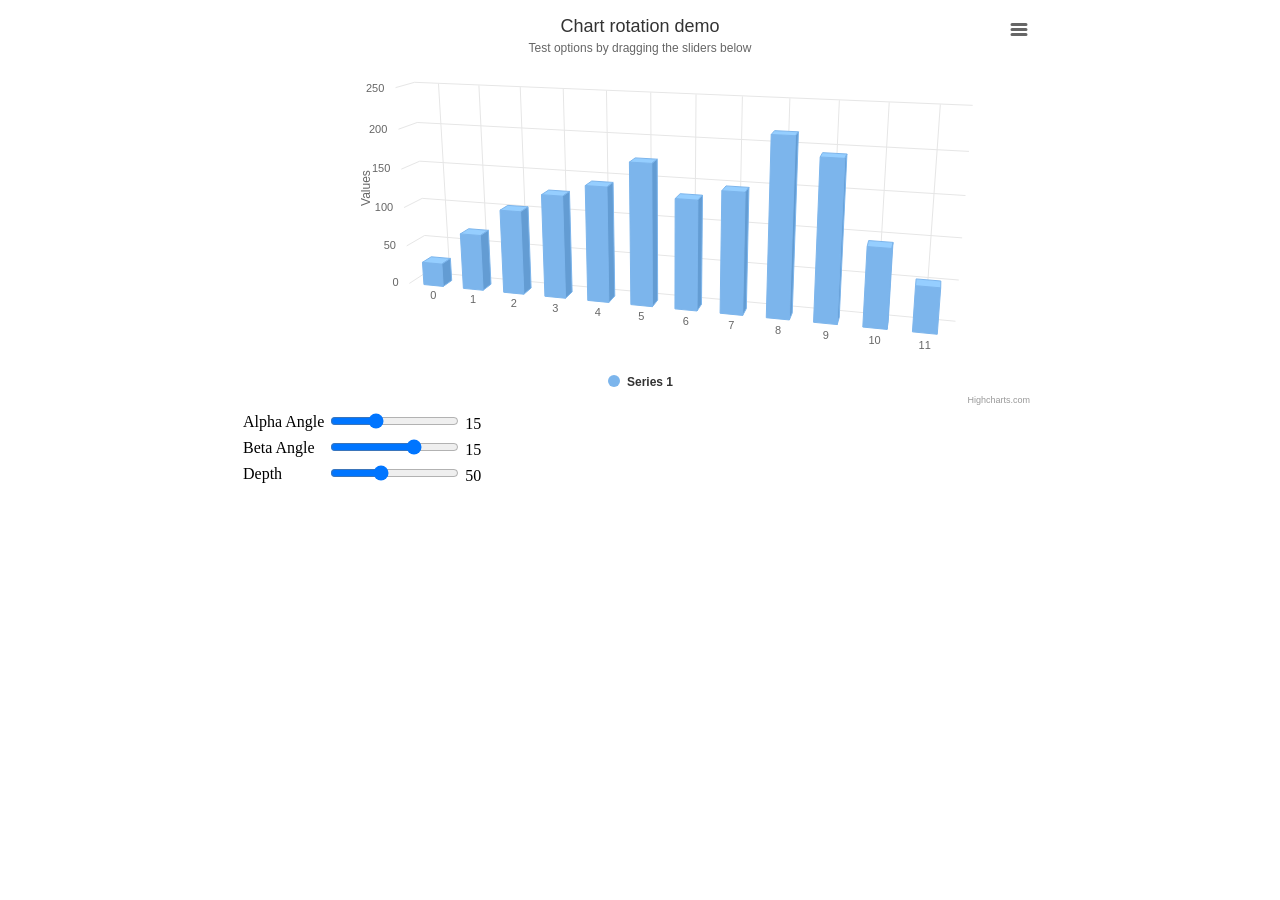
<file: Assets/plugins/Highcharts-6.1.1/examples/3d-column-interactive/index.htm>
<!DOCTYPE HTML>
<html>
	<head>
		<meta http-equiv="Content-Type" content="text/html; charset=utf-8">
		<meta name="viewport" content="width=device-width, initial-scale=1">
		<title>Highcharts Example</title>

		<style type="text/css">
#container, #sliders {
    min-width: 310px; 
    max-width: 800px;
    margin: 0 auto;
}
#container {
    height: 400px; 
}
		</style>
	</head>
	<body>
<script src="https://code.jquery.com/jquery-3.1.1.min.js"></script>
<script src="../../code/highcharts.js"></script>
<script src="../../code/highcharts-3d.js"></script>
<script src="../../code/modules/exporting.js"></script>
<script src="../../code/modules/export-data.js"></script>

<div id="container"></div>
<div id="sliders">
    <table>
        <tr>
        	<td>Alpha Angle</td>
        	<td><input id="alpha" type="range" min="0" max="45" value="15"/> <span id="alpha-value" class="value"></span></td>
        </tr>
        <tr>
        	<td>Beta Angle</td>
        	<td><input id="beta" type="range" min="-45" max="45" value="15"/> <span id="beta-value" class="value"></span></td>
        </tr>
        <tr>
        	<td>Depth</td>
        	<td><input id="depth" type="range" min="20" max="100" value="50"/> <span id="depth-value" class="value"></span></td>
        </tr>
    </table>
</div>


		<script type="text/javascript">

// Set up the chart
var chart = new Highcharts.Chart({
    chart: {
        renderTo: 'container',
        type: 'column',
        options3d: {
            enabled: true,
            alpha: 15,
            beta: 15,
            depth: 50,
            viewDistance: 25
        }
    },
    title: {
        text: 'Chart rotation demo'
    },
    subtitle: {
        text: 'Test options by dragging the sliders below'
    },
    plotOptions: {
        column: {
            depth: 25
        }
    },
    series: [{
        data: [29.9, 71.5, 106.4, 129.2, 144.0, 176.0, 135.6, 148.5, 216.4, 194.1, 95.6, 54.4]
    }]
});

function showValues() {
    $('#alpha-value').html(chart.options.chart.options3d.alpha);
    $('#beta-value').html(chart.options.chart.options3d.beta);
    $('#depth-value').html(chart.options.chart.options3d.depth);
}

// Activate the sliders
$('#sliders input').on('input change', function () {
    chart.options.chart.options3d[this.id] = parseFloat(this.value);
    showValues();
    chart.redraw(false);
});

showValues();
		</script>
	</body>
</html>
</file>
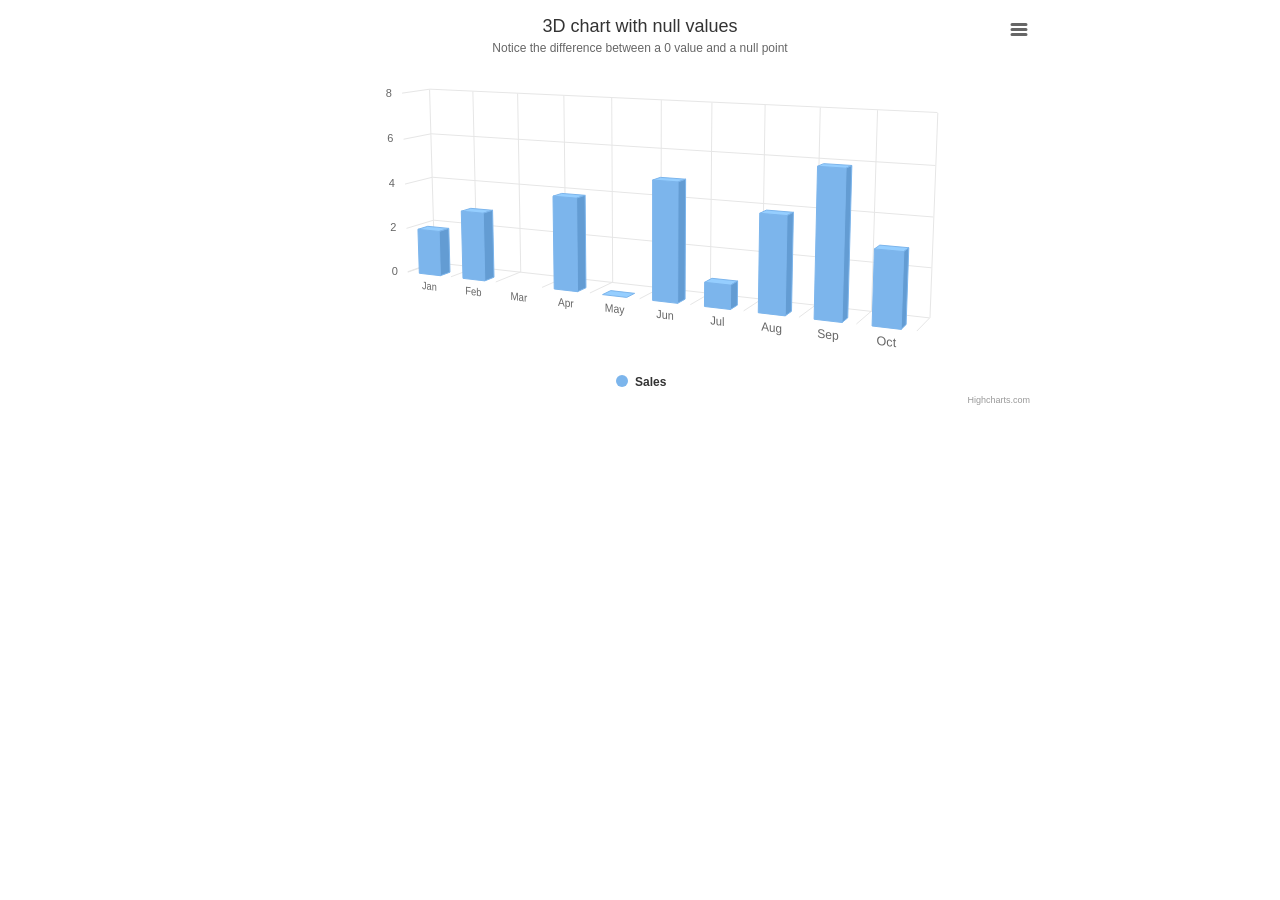
<file: Assets/plugins/Highcharts-6.1.1/examples/3d-column-null-values/index.htm>
<!DOCTYPE HTML>
<html>
	<head>
		<meta http-equiv="Content-Type" content="text/html; charset=utf-8">
		<meta name="viewport" content="width=device-width, initial-scale=1">
		<title>Highcharts Example</title>

		<style type="text/css">
#container {
    height: 400px; 
    min-width: 310px; 
    max-width: 800px;
    margin: 0 auto;
}
		</style>
	</head>
	<body>

<script src="../../code/highcharts.js"></script>
<script src="../../code/highcharts-3d.js"></script>
<script src="../../code/modules/exporting.js"></script>
<script src="../../code/modules/export-data.js"></script>

<div id="container" style="height: 400px"></div>


		<script type="text/javascript">

Highcharts.chart('container', {
    chart: {
        type: 'column',
        options3d: {
            enabled: true,
            alpha: 10,
            beta: 25,
            depth: 70
        }
    },
    title: {
        text: '3D chart with null values'
    },
    subtitle: {
        text: 'Notice the difference between a 0 value and a null point'
    },
    plotOptions: {
        column: {
            depth: 25
        }
    },
    xAxis: {
        categories: Highcharts.getOptions().lang.shortMonths,
        labels: {
            skew3d: true,
            style: {
                fontSize: '16px'
            }
        }
    },
    yAxis: {
        title: {
            text: null
        }
    },
    series: [{
        name: 'Sales',
        data: [2, 3, null, 4, 0, 5, 1, 4, 6, 3]
    }]
});
		</script>
	</body>
</html>
</file>
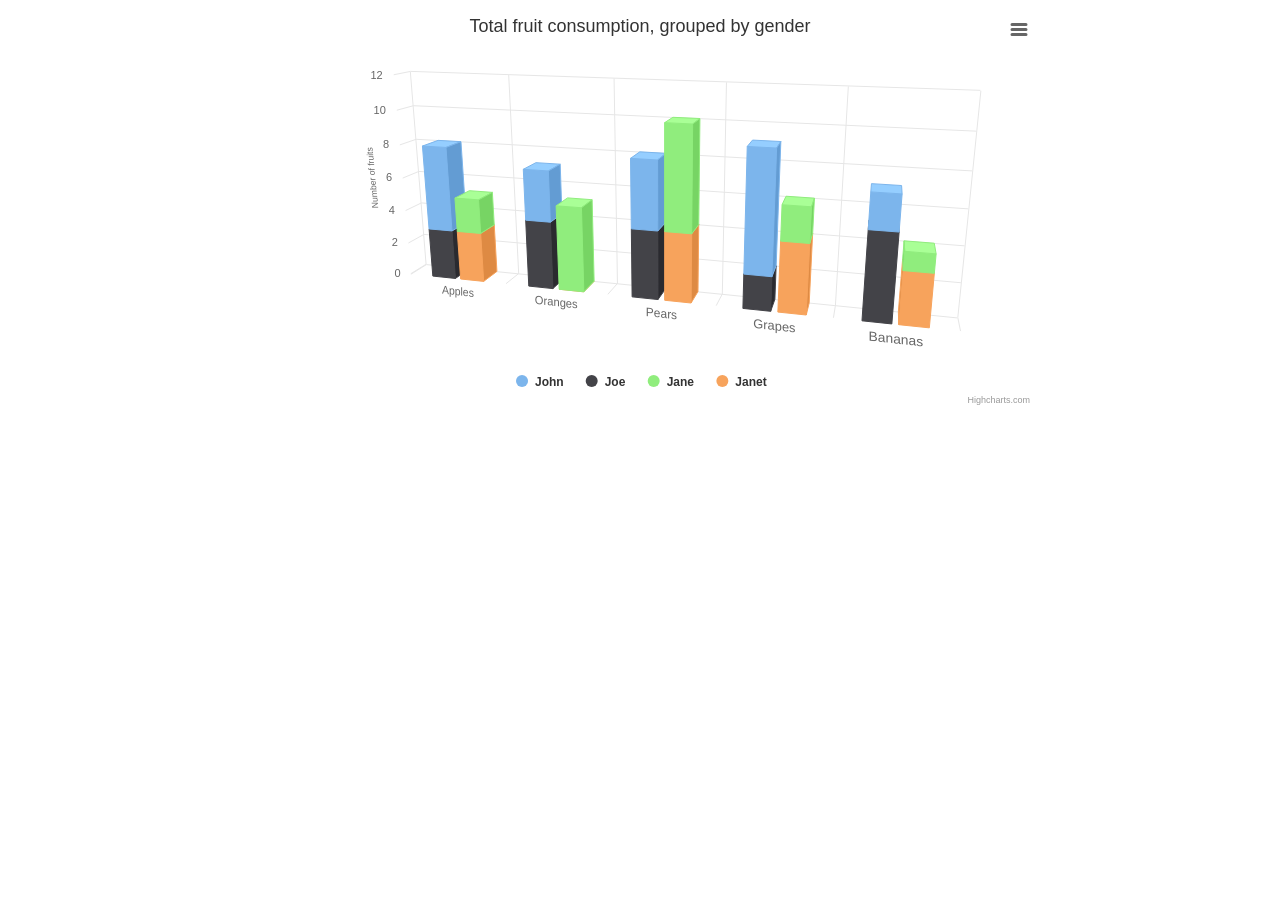
<file: Assets/plugins/Highcharts-6.1.1/examples/3d-column-stacking-grouping/index.htm>
<!DOCTYPE HTML>
<html>
	<head>
		<meta http-equiv="Content-Type" content="text/html; charset=utf-8">
		<meta name="viewport" content="width=device-width, initial-scale=1">
		<title>Highcharts Example</title>

		<style type="text/css">
#container {
    height: 400px; 
    min-width: 310px; 
    max-width: 800px;
    margin: 0 auto;
}
		</style>
	</head>
	<body>

<script src="../../code/highcharts.js"></script>
<script src="../../code/highcharts-3d.js"></script>
<script src="../../code/modules/exporting.js"></script>
<script src="../../code/modules/export-data.js"></script>

<div id="container" style="height: 400px"></div>


		<script type="text/javascript">

Highcharts.chart('container', {
    chart: {
        type: 'column',
        options3d: {
            enabled: true,
            alpha: 15,
            beta: 15,
            viewDistance: 25,
            depth: 40
        }
    },

    title: {
        text: 'Total fruit consumption, grouped by gender'
    },

    xAxis: {
        categories: ['Apples', 'Oranges', 'Pears', 'Grapes', 'Bananas'],
        labels: {
            skew3d: true,
            style: {
                fontSize: '16px'
            }
        }
    },

    yAxis: {
        allowDecimals: false,
        min: 0,
        title: {
            text: 'Number of fruits',
            skew3d: true
        }
    },

    tooltip: {
        headerFormat: '<b>{point.key}</b><br>',
        pointFormat: '<span style="color:{series.color}">\u25CF</span> {series.name}: {point.y} / {point.stackTotal}'
    },

    plotOptions: {
        column: {
            stacking: 'normal',
            depth: 40
        }
    },

    series: [{
        name: 'John',
        data: [5, 3, 4, 7, 2],
        stack: 'male'
    }, {
        name: 'Joe',
        data: [3, 4, 4, 2, 5],
        stack: 'male'
    }, {
        name: 'Jane',
        data: [2, 5, 6, 2, 1],
        stack: 'female'
    }, {
        name: 'Janet',
        data: [3, 0, 4, 4, 3],
        stack: 'female'
    }]
});


		</script>
	</body>
</html>
</file>
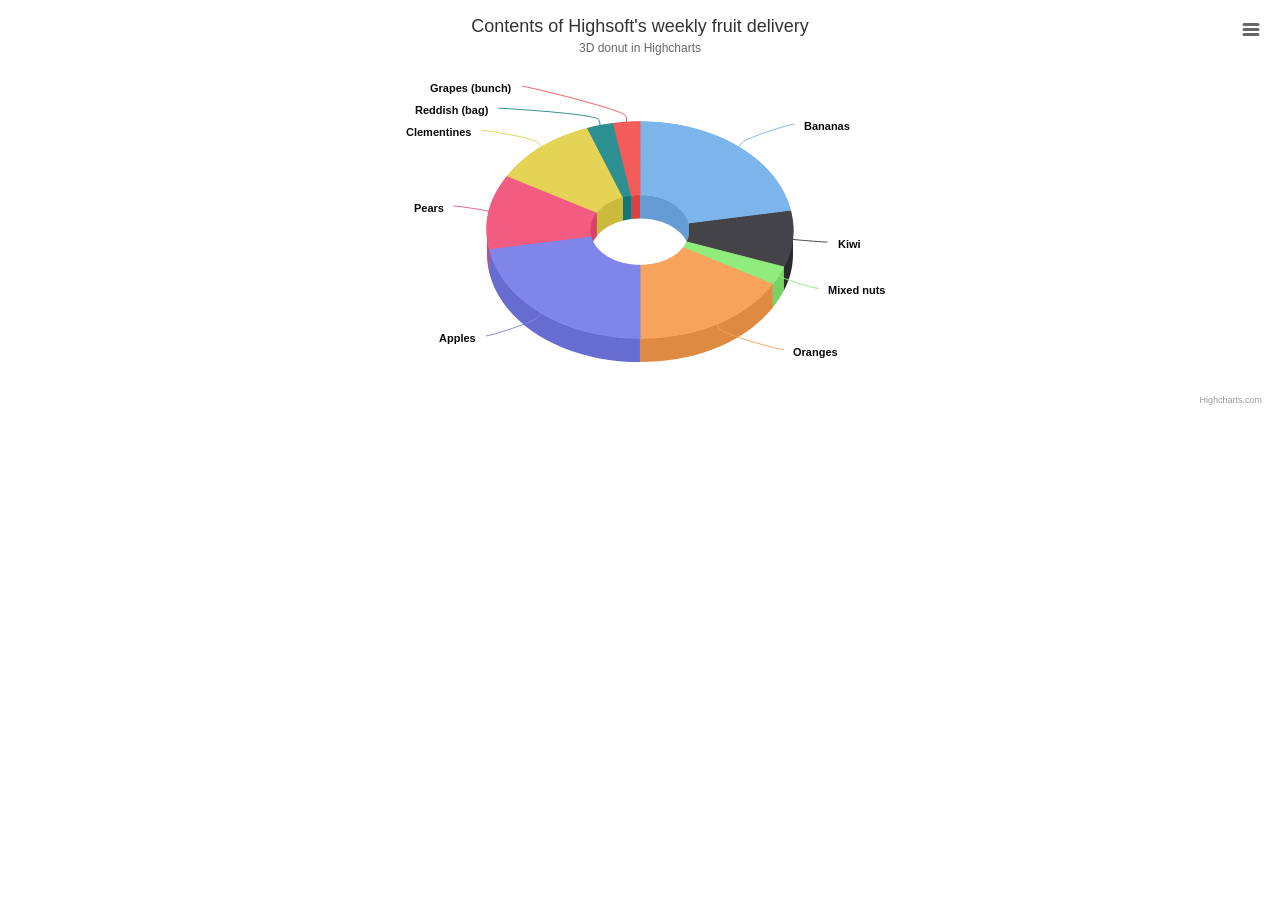
<file: Assets/plugins/Highcharts-6.1.1/examples/3d-pie-donut/index.htm>
<!DOCTYPE HTML>
<html>
	<head>
		<meta http-equiv="Content-Type" content="text/html; charset=utf-8">
		<meta name="viewport" content="width=device-width, initial-scale=1">
		<title>Highcharts Example</title>

		<style type="text/css">

		</style>
	</head>
	<body>

<script src="../../code/highcharts.js"></script>
<script src="../../code/highcharts-3d.js"></script>
<script src="../../code/modules/exporting.js"></script>
<script src="../../code/modules/export-data.js"></script>

<div id="container" style="height: 400px"></div>


		<script type="text/javascript">

Highcharts.chart('container', {
    chart: {
        type: 'pie',
        options3d: {
            enabled: true,
            alpha: 45
        }
    },
    title: {
        text: 'Contents of Highsoft\'s weekly fruit delivery'
    },
    subtitle: {
        text: '3D donut in Highcharts'
    },
    plotOptions: {
        pie: {
            innerSize: 100,
            depth: 45
        }
    },
    series: [{
        name: 'Delivered amount',
        data: [
            ['Bananas', 8],
            ['Kiwi', 3],
            ['Mixed nuts', 1],
            ['Oranges', 6],
            ['Apples', 8],
            ['Pears', 4],
            ['Clementines', 4],
            ['Reddish (bag)', 1],
            ['Grapes (bunch)', 1]
        ]
    }]
});
		</script>
	</body>
</html>
</file>
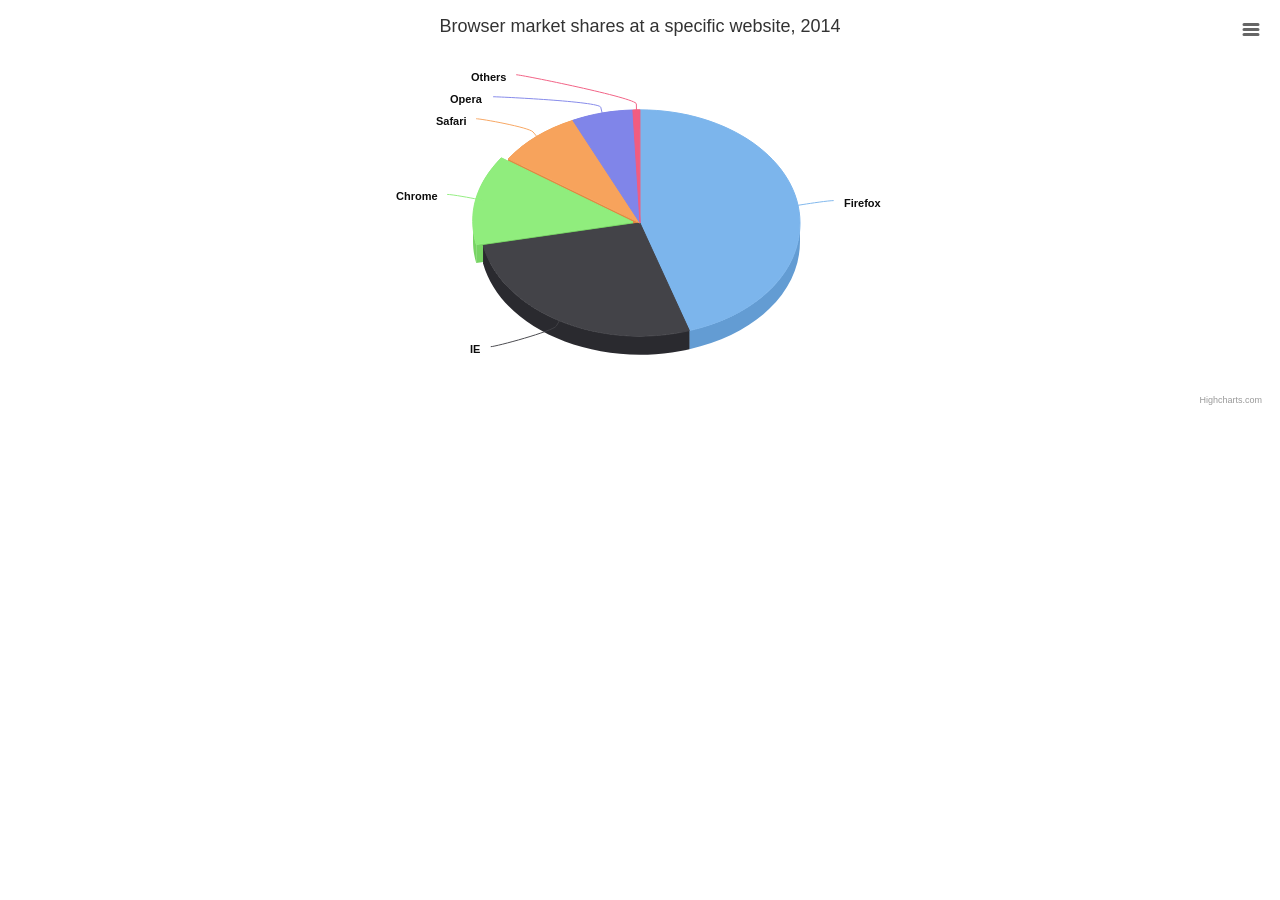
<file: Assets/plugins/Highcharts-6.1.1/examples/3d-pie/index.htm>
<!DOCTYPE HTML>
<html>
	<head>
		<meta http-equiv="Content-Type" content="text/html; charset=utf-8">
		<meta name="viewport" content="width=device-width, initial-scale=1">
		<title>Highcharts Example</title>

		<style type="text/css">

		</style>
	</head>
	<body>

<script src="../../code/highcharts.js"></script>
<script src="../../code/highcharts-3d.js"></script>
<script src="../../code/modules/exporting.js"></script>
<script src="../../code/modules/export-data.js"></script>

<div id="container" style="height: 400px"></div>


		<script type="text/javascript">

Highcharts.chart('container', {
    chart: {
        type: 'pie',
        options3d: {
            enabled: true,
            alpha: 45,
            beta: 0
        }
    },
    title: {
        text: 'Browser market shares at a specific website, 2014'
    },
    tooltip: {
        pointFormat: '{series.name}: <b>{point.percentage:.1f}%</b>'
    },
    plotOptions: {
        pie: {
            allowPointSelect: true,
            cursor: 'pointer',
            depth: 35,
            dataLabels: {
                enabled: true,
                format: '{point.name}'
            }
        }
    },
    series: [{
        type: 'pie',
        name: 'Browser share',
        data: [
            ['Firefox', 45.0],
            ['IE', 26.8],
            {
                name: 'Chrome',
                y: 12.8,
                sliced: true,
                selected: true
            },
            ['Safari', 8.5],
            ['Opera', 6.2],
            ['Others', 0.7]
        ]
    }]
});
		</script>
	</body>
</html>
</file>
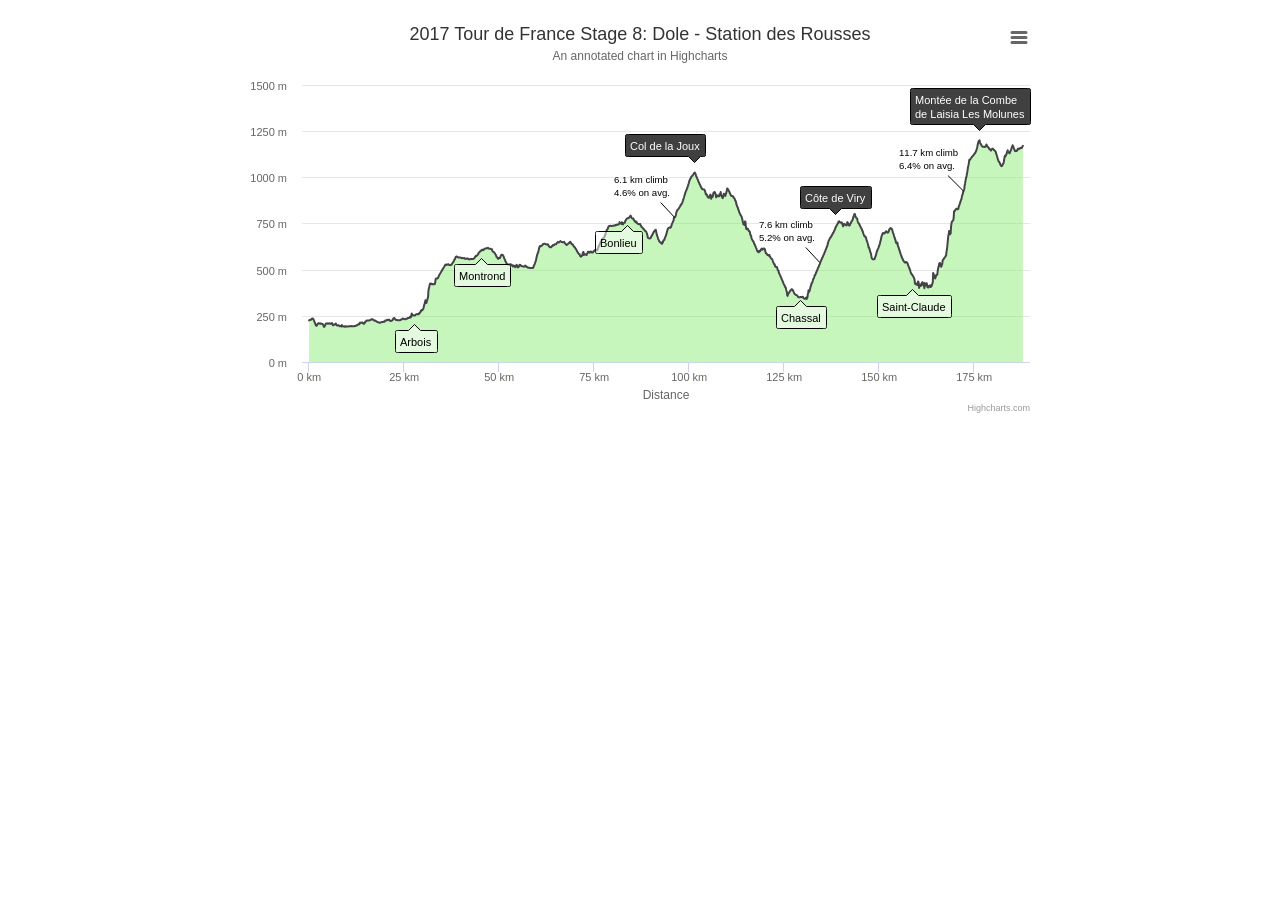
<file: Assets/plugins/Highcharts-6.1.1/examples/annotations/index.htm>
<!DOCTYPE HTML>
<html>
	<head>
		<meta http-equiv="Content-Type" content="text/html; charset=utf-8">
		<meta name="viewport" content="width=device-width, initial-scale=1">
		<title>Highcharts Example</title>

		<style type="text/css">
#container {
    max-width: 800px;
    min-width: 380px;
    height: 400px;
    margin: 1em auto;
}
		</style>
	</head>
	<body>
<script src="../../code/highcharts.js"></script>
<script src="../../code/modules/annotations.js"></script>
<script src="../../code/modules/exporting.js"></script>
<script src="../../code/modules/export-data.js"></script>

<div id="container" style="height: 400px; min-width: 380px"></div>




		<script type="text/javascript">
// Data generated from http://www.bikeforums.net/professional-cycling-fans/1113087-2017-tour-de-france-gpx-tcx-files.html
var elevationData = [
    [0.0, 225],
    [0.1, 226],
    [0.2, 228],
    [0.3, 228],
    [0.4, 229],
    [0.5, 229],
    [0.6, 230],
    [0.7, 234],
    [0.8, 235],
    [0.9, 236],
    [1.0, 235],
    [1.1, 232],
    [1.2, 228],
    [1.3, 223],
    [1.4, 218],
    [1.5, 214],
    [1.6, 207],
    [1.7, 202],
    [1.8, 198],
    [1.9, 196],
    [2.0, 197],
    [2.1, 200],
    [2.2, 205],
    [2.3, 206],
    [2.4, 210],
    [2.5, 210],
    [2.6, 210],
    [2.7, 209],
    [2.8, 208],
    [2.9, 207],
    [3.0, 209],
    [3.1, 208],
    [3.2, 207],
    [3.3, 207],
    [3.4, 206],
    [3.5, 206],
    [3.6, 205],
    [3.7, 201],
    [3.8, 195],
    [3.9, 191],
    [4.0, 191],
    [4.1, 195],
    [4.2, 199],
    [4.3, 203],
    [4.4, 208],
    [4.5, 208],
    [4.6, 208],
    [4.7, 208],
    [4.8, 209],
    [4.9, 207],
    [5.0, 207],
    [5.1, 208],
    [5.2, 209],
    [5.3, 208],
    [5.4, 210],
    [5.5, 209],
    [5.6, 209],
    [5.7, 206],
    [5.8, 207],
    [5.9, 209],
    [6.0, 211],
    [6.1, 206],
    [6.2, 201],
    [6.3, 199],
    [6.4, 200],
    [6.5, 202],
    [6.6, 203],
    [6.7, 202],
    [6.8, 204],
    [6.9, 206],
    [7.0, 208],
    [7.1, 205],
    [7.2, 202],
    [7.3, 198],
    [7.4, 198],
    [7.5, 198],
    [7.6, 198],
    [7.7, 198],
    [7.8, 199],
    [7.9, 197],
    [8.0, 194],
    [8.1, 194],
    [8.2, 195],
    [8.3, 195],
    [8.4, 196],
    [8.5, 192],
    [8.6, 200],
    [8.7, 197],
    [8.8, 194],
    [8.9, 194],
    [9.0, 193],
    [9.1, 192],
    [9.2, 192],
    [9.3, 193],
    [9.4, 191],
    [9.5, 191],
    [9.6, 193],
    [9.7, 193],
    [9.8, 194],
    [9.9, 192],
    [10.0, 192],
    [10.1, 192],
    [10.2, 192],
    [10.3, 192],
    [10.4, 193],
    [10.5, 193],
    [10.6, 193],
    [10.7, 193],
    [10.8, 194],
    [10.9, 194],
    [11.0, 194],
    [11.1, 195],
    [11.2, 194],
    [11.3, 194],
    [11.4, 194],
    [11.5, 194],
    [11.6, 193],
    [11.7, 194],
    [11.8, 194],
    [11.9, 194],
    [12.0, 195],
    [12.1, 195],
    [12.2, 195],
    [12.3, 197],
    [12.4, 197],
    [12.5, 197],
    [12.6, 198],
    [12.7, 201],
    [12.8, 202],
    [12.9, 203],
    [13.0, 205],
    [13.1, 205],
    [13.2, 204],
    [13.3, 210],
    [13.4, 213],
    [13.5, 212],
    [13.6, 213],
    [13.7, 213],
    [13.8, 213],
    [13.9, 214],
    [14.0, 214],
    [14.1, 212],
    [14.2, 209],
    [14.3, 207],
    [14.4, 207],
    [14.5, 208],
    [14.6, 211],
    [14.7, 215],
    [14.8, 219],
    [14.9, 219],
    [15.0, 221],
    [15.1, 224],
    [15.2, 224],
    [15.3, 225],
    [15.4, 225],
    [15.5, 225],
    [15.6, 225],
    [15.7, 225],
    [15.8, 225],
    [15.9, 226],
    [16.0, 226],
    [16.1, 227],
    [16.2, 227],
    [16.3, 230],
    [16.4, 231],
    [16.5, 231],
    [16.6, 232],
    [16.7, 230],
    [16.8, 229],
    [16.9, 228],
    [17.0, 226],
    [17.1, 226],
    [17.2, 224],
    [17.3, 223],
    [17.4, 224],
    [17.5, 223],
    [17.6, 221],
    [17.7, 220],
    [17.8, 218],
    [17.9, 217],
    [18.0, 216],
    [18.1, 216],
    [18.2, 215],
    [18.3, 214],
    [18.4, 213],
    [18.5, 212],
    [18.6, 212],
    [18.7, 213],
    [18.8, 214],
    [18.9, 215],
    [19.0, 215],
    [19.1, 216],
    [19.2, 217],
    [19.3, 216],
    [19.4, 216],
    [19.5, 217],
    [19.6, 219],
    [19.7, 218],
    [19.8, 218],
    [19.9, 220],
    [20.0, 224],
    [20.1, 224],
    [20.2, 225],
    [20.3, 224],
    [20.4, 225],
    [20.5, 228],
    [20.6, 228],
    [20.7, 227],
    [20.8, 228],
    [20.9, 228],
    [21.0, 228],
    [21.1, 229],
    [21.2, 225],
    [21.3, 223],
    [21.4, 222],
    [21.5, 222],
    [21.6, 223],
    [21.7, 224],
    [21.8, 224],
    [21.9, 226],
    [22.0, 228],
    [22.1, 233],
    [22.2, 237],
    [22.3, 237],
    [22.4, 238],
    [22.5, 236],
    [22.6, 232],
    [22.7, 232],
    [22.8, 228],
    [22.9, 227],
    [23.0, 227],
    [23.1, 227],
    [23.2, 227],
    [23.3, 226],
    [23.4, 226],
    [23.5, 226],
    [23.6, 226],
    [23.7, 226],
    [23.8, 226],
    [23.9, 226],
    [24.0, 228],
    [24.1, 228],
    [24.2, 229],
    [24.3, 230],
    [24.4, 230],
    [24.5, 233],
    [24.6, 235],
    [24.7, 234],
    [24.8, 234],
    [24.9, 233],
    [25.0, 233],
    [25.1, 232],
    [25.2, 232],
    [25.3, 232],
    [25.4, 232],
    [25.5, 234],
    [25.6, 234],
    [25.7, 234],
    [25.8, 234],
    [25.9, 237],
    [26.0, 238],
    [26.1, 238],
    [26.2, 238],
    [26.3, 240],
    [26.4, 240],
    [26.5, 244],
    [26.6, 241],
    [26.7, 241],
    [26.8, 245],
    [26.9, 254],
    [27.0, 262],
    [27.1, 255],
    [27.2, 255],
    [27.3, 251],
    [27.4, 252],
    [27.5, 253],
    [27.6, 253],
    [27.7, 251],
    [27.8, 251],
    [27.9, 254],
    [28.0, 255],
    [28.1, 257],
    [28.2, 259],
    [28.3, 259],
    [28.4, 259],
    [28.5, 260],
    [28.6, 258],
    [28.7, 258],
    [28.8, 262],
    [28.9, 260],
    [29.0, 262],
    [29.1, 266],
    [29.2, 268],
    [29.3, 270],
    [29.4, 278],
    [29.5, 276],
    [29.6, 278],
    [29.7, 282],
    [29.8, 281],
    [29.9, 284],
    [30.0, 287],
    [30.1, 292],
    [30.2, 303],
    [30.3, 309],
    [30.4, 317],
    [30.5, 324],
    [30.6, 334],
    [30.7, 334],
    [30.8, 319],
    [30.9, 321],
    [31.0, 333],
    [31.1, 337],
    [31.2, 345],
    [31.3, 352],
    [31.4, 386],
    [31.5, 398],
    [31.6, 406],
    [31.7, 416],
    [31.8, 423],
    [31.9, 425],
    [32.0, 425],
    [32.1, 424],
    [32.2, 423],
    [32.3, 421],
    [32.4, 421],
    [32.5, 422],
    [32.6, 421],
    [32.7, 421],
    [32.8, 421],
    [32.9, 421],
    [33.0, 421],
    [33.1, 423],
    [33.2, 435],
    [33.3, 450],
    [33.4, 451],
    [33.5, 452],
    [33.6, 452],
    [33.7, 452],
    [33.8, 452],
    [33.9, 455],
    [34.0, 459],
    [34.1, 465],
    [34.2, 469],
    [34.3, 473],
    [34.4, 476],
    [34.5, 480],
    [34.6, 483],
    [34.7, 487],
    [34.8, 490],
    [34.9, 494],
    [35.0, 497],
    [35.1, 502],
    [35.2, 504],
    [35.3, 507],
    [35.4, 511],
    [35.5, 514],
    [35.6, 518],
    [35.7, 521],
    [35.8, 524],
    [35.9, 527],
    [36.0, 528],
    [36.1, 525],
    [36.2, 526],
    [36.3, 528],
    [36.4, 528],
    [36.5, 528],
    [36.6, 529],
    [36.7, 528],
    [36.8, 526],
    [36.9, 525],
    [37.0, 524],
    [37.1, 524],
    [37.2, 524],
    [37.3, 525],
    [37.4, 528],
    [37.5, 528],
    [37.6, 532],
    [37.7, 534],
    [37.8, 538],
    [37.9, 540],
    [38.0, 544],
    [38.1, 546],
    [38.2, 554],
    [38.3, 555],
    [38.4, 559],
    [38.5, 566],
    [38.6, 568],
    [38.7, 571],
    [38.8, 571],
    [38.9, 570],
    [39.0, 569],
    [39.1, 567],
    [39.2, 567],
    [39.3, 566],
    [39.4, 566],
    [39.5, 566],
    [39.6, 566],
    [39.7, 566],
    [39.8, 566],
    [39.9, 565],
    [40.0, 563],
    [40.1, 562],
    [40.2, 563],
    [40.3, 563],
    [40.4, 562],
    [40.5, 562],
    [40.6, 562],
    [40.7, 561],
    [40.8, 563],
    [40.9, 561],
    [41.0, 559],
    [41.1, 559],
    [41.2, 559],
    [41.3, 558],
    [41.4, 559],
    [41.5, 560],
    [41.6, 560],
    [41.7, 560],
    [41.8, 559],
    [41.9, 557],
    [42.0, 556],
    [42.1, 555],
    [42.2, 555],
    [42.3, 556],
    [42.4, 557],
    [42.5, 557],
    [42.6, 557],
    [42.7, 557],
    [42.8, 557],
    [42.9, 557],
    [43.0, 557],
    [43.1, 557],
    [43.2, 558],
    [43.3, 559],
    [43.4, 560],
    [43.5, 563],
    [43.6, 566],
    [43.7, 570],
    [43.8, 572],
    [43.9, 575],
    [44.0, 573],
    [44.1, 576],
    [44.2, 577],
    [44.3, 579],
    [44.4, 581],
    [44.5, 584],
    [44.6, 591],
    [44.7, 593],
    [44.8, 594],
    [44.9, 596],
    [45.0, 599],
    [45.1, 601],
    [45.2, 601],
    [45.3, 604],
    [45.4, 607],
    [45.5, 607],
    [45.6, 607],
    [45.7, 607],
    [45.8, 605],
    [45.9, 607],
    [46.0, 609],
    [46.1, 612],
    [46.2, 613],
    [46.3, 614],
    [46.4, 614],
    [46.5, 614],
    [46.6, 616],
    [46.7, 616],
    [46.8, 615],
    [46.9, 615],
    [47.0, 618],
    [47.1, 617],
    [47.2, 615],
    [47.3, 614],
    [47.4, 613],
    [47.5, 613],
    [47.6, 613],
    [47.7, 613],
    [47.8, 612],
    [47.9, 612],
    [48.0, 609],
    [48.1, 610],
    [48.2, 603],
    [48.3, 598],
    [48.4, 598],
    [48.5, 596],
    [48.6, 595],
    [48.7, 593],
    [48.8, 590],
    [48.9, 587],
    [49.0, 583],
    [49.1, 580],
    [49.2, 576],
    [49.3, 569],
    [49.4, 568],
    [49.5, 566],
    [49.6, 560],
    [49.7, 559],
    [49.8, 558],
    [49.9, 562],
    [50.0, 564],
    [50.1, 563],
    [50.2, 563],
    [50.3, 567],
    [50.4, 574],
    [50.5, 577],
    [50.6, 580],
    [50.7, 581],
    [50.8, 579],
    [50.9, 579],
    [51.0, 578],
    [51.1, 574],
    [51.2, 569],
    [51.3, 564],
    [51.4, 558],
    [51.5, 554],
    [51.6, 550],
    [51.7, 543],
    [51.8, 539],
    [51.9, 536],
    [52.0, 532],
    [52.1, 530],
    [52.2, 529],
    [52.3, 528],
    [52.4, 528],
    [52.5, 528],
    [52.6, 528],
    [52.7, 527],
    [52.8, 527],
    [52.9, 528],
    [53.0, 529],
    [53.1, 528],
    [53.2, 526],
    [53.3, 526],
    [53.4, 524],
    [53.5, 519],
    [53.6, 517],
    [53.7, 517],
    [53.8, 522],
    [53.9, 521],
    [54.0, 520],
    [54.1, 518],
    [54.2, 513],
    [54.3, 518],
    [54.4, 520],
    [54.5, 523],
    [54.6, 526],
    [54.7, 522],
    [54.8, 513],
    [54.9, 512],
    [55.0, 513],
    [55.1, 513],
    [55.2, 518],
    [55.3, 522],
    [55.4, 526],
    [55.5, 526],
    [55.6, 525],
    [55.7, 522],
    [55.8, 520],
    [55.9, 519],
    [56.0, 518],
    [56.1, 518],
    [56.2, 518],
    [56.3, 517],
    [56.4, 516],
    [56.5, 517],
    [56.6, 517],
    [56.7, 517],
    [56.8, 521],
    [56.9, 522],
    [57.0, 518],
    [57.1, 517],
    [57.2, 514],
    [57.3, 515],
    [57.4, 513],
    [57.5, 511],
    [57.6, 511],
    [57.7, 511],
    [57.8, 510],
    [57.9, 510],
    [58.0, 509],
    [58.1, 509],
    [58.2, 509],
    [58.3, 509],
    [58.4, 509],
    [58.5, 509],
    [58.6, 509],
    [58.7, 509],
    [58.8, 509],
    [58.9, 510],
    [59.0, 510],
    [59.1, 521],
    [59.2, 524],
    [59.3, 528],
    [59.4, 533],
    [59.5, 539],
    [59.6, 545],
    [59.7, 551],
    [59.8, 562],
    [59.9, 572],
    [60.0, 579],
    [60.1, 585],
    [60.2, 593],
    [60.3, 596],
    [60.4, 605],
    [60.5, 617],
    [60.6, 620],
    [60.7, 627],
    [60.8, 628],
    [60.9, 627],
    [61.0, 627],
    [61.1, 628],
    [61.2, 629],
    [61.3, 632],
    [61.4, 634],
    [61.5, 638],
    [61.6, 637],
    [61.7, 638],
    [61.8, 639],
    [61.9, 640],
    [62.0, 640],
    [62.1, 639],
    [62.2, 639],
    [62.3, 637],
    [62.4, 637],
    [62.5, 636],
    [62.6, 637],
    [62.7, 636],
    [62.8, 637],
    [62.9, 635],
    [63.0, 629],
    [63.1, 626],
    [63.2, 626],
    [63.3, 623],
    [63.4, 621],
    [63.5, 621],
    [63.6, 621],
    [63.7, 622],
    [63.8, 625],
    [63.9, 626],
    [64.0, 629],
    [64.1, 631],
    [64.2, 633],
    [64.3, 631],
    [64.4, 632],
    [64.5, 634],
    [64.6, 637],
    [64.7, 637],
    [64.8, 637],
    [64.9, 637],
    [65.0, 638],
    [65.1, 641],
    [65.2, 644],
    [65.3, 646],
    [65.4, 649],
    [65.5, 648],
    [65.6, 647],
    [65.7, 647],
    [65.8, 649],
    [65.9, 650],
    [66.0, 651],
    [66.1, 654],
    [66.2, 652],
    [66.3, 651],
    [66.4, 650],
    [66.5, 650],
    [66.6, 649],
    [66.7, 648],
    [66.8, 648],
    [66.9, 648],
    [67.0, 649],
    [67.1, 650],
    [67.2, 647],
    [67.3, 642],
    [67.4, 641],
    [67.5, 638],
    [67.6, 636],
    [67.7, 635],
    [67.8, 633],
    [67.9, 636],
    [68.0, 638],
    [68.1, 639],
    [68.2, 641],
    [68.3, 643],
    [68.4, 644],
    [68.5, 645],
    [68.6, 649],
    [68.7, 651],
    [68.8, 648],
    [68.9, 645],
    [69.0, 640],
    [69.1, 637],
    [69.2, 637],
    [69.3, 637],
    [69.4, 635],
    [69.5, 630],
    [69.6, 628],
    [69.7, 625],
    [69.8, 622],
    [69.9, 620],
    [70.0, 618],
    [70.1, 613],
    [70.2, 612],
    [70.3, 608],
    [70.4, 603],
    [70.5, 599],
    [70.6, 597],
    [70.7, 591],
    [70.8, 590],
    [70.9, 587],
    [71.0, 584],
    [71.1, 584],
    [71.2, 582],
    [71.3, 574],
    [71.4, 572],
    [71.5, 570],
    [71.6, 572],
    [71.7, 573],
    [71.8, 575],
    [71.9, 578],
    [72.0, 590],
    [72.1, 595],
    [72.2, 595],
    [72.3, 579],
    [72.4, 581],
    [72.5, 583],
    [72.6, 583],
    [72.7, 583],
    [72.8, 583],
    [72.9, 580],
    [73.0, 579],
    [73.1, 584],
    [73.2, 587],
    [73.3, 594],
    [73.4, 597],
    [73.5, 597],
    [73.6, 596],
    [73.7, 593],
    [73.8, 591],
    [73.9, 596],
    [74.0, 596],
    [74.1, 598],
    [74.2, 598],
    [74.3, 595],
    [74.4, 592],
    [74.5, 592],
    [74.6, 592],
    [74.7, 594],
    [74.8, 597],
    [74.9, 600],
    [75.0, 601],
    [75.1, 605],
    [75.2, 604],
    [75.3, 604],
    [75.4, 607],
    [75.5, 607],
    [75.6, 607],
    [75.7, 604],
    [75.8, 605],
    [75.9, 608],
    [76.0, 616],
    [76.1, 618],
    [76.2, 629],
    [76.3, 633],
    [76.4, 634],
    [76.5, 637],
    [76.6, 644],
    [76.7, 650],
    [76.8, 653],
    [76.9, 653],
    [77.0, 657],
    [77.1, 664],
    [77.2, 668],
    [77.3, 668],
    [77.4, 668],
    [77.5, 672],
    [77.6, 674],
    [77.7, 679],
    [77.8, 681],
    [77.9, 689],
    [78.0, 692],
    [78.1, 704],
    [78.2, 708],
    [78.3, 714],
    [78.4, 716],
    [78.5, 719],
    [78.6, 722],
    [78.7, 729],
    [78.8, 733],
    [78.9, 735],
    [79.0, 736],
    [79.1, 737],
    [79.2, 737],
    [79.3, 737],
    [79.4, 737],
    [79.5, 736],
    [79.6, 736],
    [79.7, 736],
    [79.8, 737],
    [79.9, 737],
    [80.0, 737],
    [80.1, 737],
    [80.2, 738],
    [80.3, 739],
    [80.4, 739],
    [80.5, 739],
    [80.6, 741],
    [80.7, 741],
    [80.8, 741],
    [80.9, 741],
    [81.0, 743],
    [81.1, 744],
    [81.2, 744],
    [81.3, 744],
    [81.4, 744],
    [81.5, 746],
    [81.6, 748],
    [81.7, 757],
    [81.8, 753],
    [81.9, 752],
    [82.0, 751],
    [82.1, 748],
    [82.2, 746],
    [82.3, 756],
    [82.4, 755],
    [82.5, 748],
    [82.6, 745],
    [82.7, 749],
    [82.8, 752],
    [82.9, 753],
    [83.0, 753],
    [83.1, 755],
    [83.2, 764],
    [83.3, 766],
    [83.4, 771],
    [83.5, 774],
    [83.6, 775],
    [83.7, 777],
    [83.8, 778],
    [83.9, 778],
    [84.0, 780],
    [84.1, 780],
    [84.2, 782],
    [84.3, 783],
    [84.4, 786],
    [84.5, 791],
    [84.6, 792],
    [84.7, 787],
    [84.8, 782],
    [84.9, 780],
    [85.0, 777],
    [85.1, 777],
    [85.2, 777],
    [85.3, 777],
    [85.4, 770],
    [85.5, 768],
    [85.6, 764],
    [85.7, 763],
    [85.8, 758],
    [85.9, 757],
    [86.0, 760],
    [86.1, 759],
    [86.2, 756],
    [86.3, 751],
    [86.4, 748],
    [86.5, 748],
    [86.6, 747],
    [86.7, 746],
    [86.8, 745],
    [86.9, 746],
    [87.0, 746],
    [87.1, 747],
    [87.2, 742],
    [87.3, 738],
    [87.4, 733],
    [87.5, 730],
    [87.6, 730],
    [87.7, 727],
    [87.8, 725],
    [87.9, 722],
    [88.0, 719],
    [88.1, 718],
    [88.2, 716],
    [88.3, 712],
    [88.4, 710],
    [88.5, 708],
    [88.6, 707],
    [88.7, 705],
    [88.8, 699],
    [88.9, 695],
    [89.0, 686],
    [89.1, 674],
    [89.2, 671],
    [89.3, 670],
    [89.4, 670],
    [89.5, 669],
    [89.6, 668],
    [89.7, 669],
    [89.8, 670],
    [89.9, 672],
    [90.0, 679],
    [90.1, 681],
    [90.2, 684],
    [90.3, 689],
    [90.4, 693],
    [90.5, 697],
    [90.6, 701],
    [90.7, 705],
    [90.8, 708],
    [90.9, 709],
    [91.0, 712],
    [91.1, 714],
    [91.2, 716],
    [91.3, 706],
    [91.4, 697],
    [91.5, 689],
    [91.6, 681],
    [91.7, 677],
    [91.8, 668],
    [91.9, 663],
    [92.0, 661],
    [92.1, 653],
    [92.2, 652],
    [92.3, 650],
    [92.4, 647],
    [92.5, 646],
    [92.6, 645],
    [92.7, 642],
    [92.8, 640],
    [92.9, 640],
    [93.0, 651],
    [93.1, 648],
    [93.2, 657],
    [93.3, 660],
    [93.4, 660],
    [93.5, 662],
    [93.6, 672],
    [93.7, 675],
    [93.8, 681],
    [93.9, 685],
    [94.0, 694],
    [94.1, 700],
    [94.2, 707],
    [94.3, 716],
    [94.4, 720],
    [94.5, 723],
    [94.6, 727],
    [94.7, 727],
    [94.8, 728],
    [94.9, 727],
    [95.0, 727],
    [95.1, 727],
    [95.2, 730],
    [95.3, 735],
    [95.4, 744],
    [95.5, 749],
    [95.6, 753],
    [95.7, 759],
    [95.8, 762],
    [95.9, 767],
    [96.0, 782],
    [96.1, 781],
    [96.2, 783],
    [96.3, 785],
    [96.4, 789],
    [96.5, 796],
    [96.6, 807],
    [96.7, 813],
    [96.8, 819],
    [96.9, 822],
    [97.0, 824],
    [97.1, 826],
    [97.2, 830],
    [97.3, 832],
    [97.4, 836],
    [97.5, 838],
    [97.6, 842],
    [97.7, 847],
    [97.8, 848],
    [97.9, 854],
    [98.0, 855],
    [98.1, 858],
    [98.2, 863],
    [98.3, 870],
    [98.4, 875],
    [98.5, 883],
    [98.6, 889],
    [98.7, 896],
    [98.8, 904],
    [98.9, 910],
    [99.0, 916],
    [99.1, 922],
    [99.2, 927],
    [99.3, 931],
    [99.4, 938],
    [99.5, 941],
    [99.6, 949],
    [99.7, 954],
    [99.8, 962],
    [99.9, 967],
    [100.0, 976],
    [100.1, 983],
    [100.2, 986],
    [100.3, 992],
    [100.4, 994],
    [100.5, 999],
    [100.6, 1004],
    [100.7, 1006],
    [100.8, 1007],
    [100.9, 1009],
    [101.0, 1012],
    [101.1, 1016],
    [101.2, 1019],
    [101.3, 1021],
    [101.4, 1025],
    [101.5, 1025],
    [101.6, 1020],
    [101.7, 1017],
    [101.8, 1009],
    [101.9, 1003],
    [102.0, 1000],
    [102.1, 994],
    [102.2, 989],
    [102.3, 986],
    [102.4, 979],
    [102.5, 974],
    [102.6, 972],
    [102.7, 964],
    [102.8, 961],
    [102.9, 957],
    [103.0, 952],
    [103.1, 946],
    [103.2, 944],
    [103.3, 940],
    [103.4, 936],
    [103.5, 935],
    [103.6, 934],
    [103.7, 934],
    [103.8, 934],
    [103.9, 934],
    [104.0, 933],
    [104.1, 929],
    [104.2, 922],
    [104.3, 914],
    [104.4, 906],
    [104.5, 910],
    [104.6, 906],
    [104.7, 903],
    [104.8, 895],
    [104.9, 893],
    [105.0, 891],
    [105.1, 889],
    [105.2, 889],
    [105.3, 893],
    [105.4, 899],
    [105.5, 904],
    [105.6, 906],
    [105.7, 897],
    [105.8, 883],
    [105.9, 895],
    [106.0, 898],
    [106.1, 893],
    [106.2, 895],
    [106.3, 907],
    [106.4, 916],
    [106.5, 915],
    [106.6, 920],
    [106.7, 919],
    [106.8, 917],
    [106.9, 911],
    [107.0, 904],
    [107.1, 891],
    [107.2, 894],
    [107.3, 902],
    [107.4, 900],
    [107.5, 900],
    [107.6, 898],
    [107.7, 897],
    [107.8, 897],
    [107.9, 897],
    [108.0, 909],
    [108.1, 910],
    [108.2, 906],
    [108.3, 920],
    [108.4, 901],
    [108.5, 900],
    [108.6, 895],
    [108.7, 892],
    [108.8, 887],
    [108.9, 889],
    [109.0, 904],
    [109.1, 910],
    [109.2, 910],
    [109.3, 907],
    [109.4, 906],
    [109.5, 898],
    [109.6, 908],
    [109.7, 911],
    [109.8, 920],
    [109.9, 928],
    [110.0, 939],
    [110.1, 939],
    [110.2, 935],
    [110.3, 932],
    [110.4, 926],
    [110.5, 924],
    [110.6, 919],
    [110.7, 913],
    [110.8, 909],
    [110.9, 906],
    [111.0, 901],
    [111.1, 899],
    [111.2, 899],
    [111.3, 899],
    [111.4, 898],
    [111.5, 896],
    [111.6, 895],
    [111.7, 889],
    [111.8, 887],
    [111.9, 886],
    [112.0, 881],
    [112.1, 875],
    [112.2, 872],
    [112.3, 867],
    [112.4, 856],
    [112.5, 850],
    [112.6, 842],
    [112.7, 839],
    [112.8, 836],
    [112.9, 827],
    [113.0, 822],
    [113.1, 817],
    [113.2, 809],
    [113.3, 805],
    [113.4, 802],
    [113.5, 796],
    [113.6, 793],
    [113.7, 790],
    [113.8, 786],
    [113.9, 778],
    [114.0, 770],
    [114.1, 759],
    [114.2, 754],
    [114.3, 744],
    [114.4, 744],
    [114.5, 746],
    [114.6, 741],
    [114.7, 761],
    [114.8, 759],
    [114.9, 737],
    [115.0, 722],
    [115.1, 719],
    [115.2, 720],
    [115.3, 721],
    [115.4, 722],
    [115.5, 718],
    [115.6, 713],
    [115.7, 709],
    [115.8, 706],
    [115.9, 707],
    [116.0, 699],
    [116.1, 689],
    [116.2, 685],
    [116.3, 683],
    [116.4, 669],
    [116.5, 665],
    [116.6, 661],
    [116.7, 657],
    [116.8, 653],
    [116.9, 653],
    [117.0, 647],
    [117.1, 640],
    [117.2, 638],
    [117.3, 633],
    [117.4, 628],
    [117.5, 624],
    [117.6, 618],
    [117.7, 613],
    [117.8, 607],
    [117.9, 602],
    [118.0, 598],
    [118.1, 595],
    [118.2, 595],
    [118.3, 594],
    [118.4, 602],
    [118.5, 598],
    [118.6, 598],
    [118.7, 601],
    [118.8, 605],
    [118.9, 608],
    [119.0, 612],
    [119.1, 614],
    [119.2, 611],
    [119.3, 608],
    [119.4, 611],
    [119.5, 612],
    [119.6, 614],
    [119.7, 615],
    [119.8, 613],
    [119.9, 611],
    [120.0, 602],
    [120.1, 593],
    [120.2, 588],
    [120.3, 588],
    [120.4, 586],
    [120.5, 583],
    [120.6, 579],
    [120.7, 579],
    [120.8, 578],
    [120.9, 576],
    [121.0, 575],
    [121.1, 579],
    [121.2, 574],
    [121.3, 570],
    [121.4, 565],
    [121.5, 562],
    [121.6, 560],
    [121.7, 559],
    [121.8, 556],
    [121.9, 554],
    [122.0, 546],
    [122.1, 542],
    [122.2, 536],
    [122.3, 531],
    [122.4, 529],
    [122.5, 529],
    [122.6, 518],
    [122.7, 515],
    [122.8, 515],
    [122.9, 515],
    [123.0, 514],
    [123.1, 513],
    [123.2, 506],
    [123.3, 498],
    [123.4, 496],
    [123.5, 494],
    [123.6, 483],
    [123.7, 479],
    [123.8, 476],
    [123.9, 470],
    [124.0, 466],
    [124.1, 460],
    [124.2, 457],
    [124.3, 451],
    [124.4, 445],
    [124.5, 443],
    [124.6, 435],
    [124.7, 432],
    [124.8, 426],
    [124.9, 421],
    [125.0, 418],
    [125.1, 414],
    [125.2, 408],
    [125.3, 405],
    [125.4, 403],
    [125.5, 394],
    [125.6, 386],
    [125.7, 379],
    [125.8, 361],
    [125.9, 358],
    [126.0, 366],
    [126.1, 372],
    [126.2, 372],
    [126.3, 374],
    [126.4, 379],
    [126.5, 382],
    [126.6, 385],
    [126.7, 388],
    [126.8, 390],
    [126.9, 393],
    [127.0, 394],
    [127.1, 393],
    [127.2, 391],
    [127.3, 387],
    [127.4, 382],
    [127.5, 378],
    [127.6, 374],
    [127.7, 370],
    [127.8, 367],
    [127.9, 366],
    [128.0, 364],
    [128.1, 364],
    [128.2, 362],
    [128.3, 362],
    [128.4, 360],
    [128.5, 357],
    [128.6, 354],
    [128.7, 351],
    [128.8, 350],
    [128.9, 351],
    [129.0, 350],
    [129.1, 350],
    [129.2, 351],
    [129.3, 352],
    [129.4, 352],
    [129.5, 352],
    [129.6, 351],
    [129.7, 352],
    [129.8, 352],
    [129.9, 353],
    [130.0, 348],
    [130.1, 346],
    [130.2, 344],
    [130.3, 343],
    [130.4, 343],
    [130.5, 342],
    [130.6, 342],
    [130.7, 345],
    [130.8, 349],
    [130.9, 341],
    [131.0, 345],
    [131.1, 348],
    [131.2, 364],
    [131.3, 374],
    [131.4, 388],
    [131.5, 379],
    [131.6, 380],
    [131.7, 387],
    [131.8, 394],
    [131.9, 404],
    [132.0, 411],
    [132.1, 416],
    [132.2, 426],
    [132.3, 428],
    [132.4, 430],
    [132.5, 438],
    [132.6, 447],
    [132.7, 450],
    [132.8, 454],
    [132.9, 460],
    [133.0, 468],
    [133.1, 469],
    [133.2, 474],
    [133.3, 478],
    [133.4, 485],
    [133.5, 488],
    [133.6, 494],
    [133.7, 497],
    [133.8, 502],
    [133.9, 510],
    [134.0, 513],
    [134.1, 516],
    [134.2, 523],
    [134.3, 527],
    [134.4, 531],
    [134.5, 540],
    [134.6, 544],
    [134.7, 549],
    [134.8, 554],
    [134.9, 557],
    [135.0, 564],
    [135.1, 566],
    [135.2, 571],
    [135.3, 577],
    [135.4, 581],
    [135.5, 584],
    [135.6, 591],
    [135.7, 596],
    [135.8, 600],
    [135.9, 608],
    [136.0, 610],
    [136.1, 616],
    [136.2, 621],
    [136.3, 627],
    [136.4, 632],
    [136.5, 644],
    [136.6, 649],
    [136.7, 656],
    [136.8, 660],
    [136.9, 663],
    [137.0, 668],
    [137.1, 672],
    [137.2, 674],
    [137.3, 677],
    [137.4, 680],
    [137.5, 683],
    [137.6, 689],
    [137.7, 691],
    [137.8, 697],
    [137.9, 699],
    [138.0, 702],
    [138.1, 707],
    [138.2, 712],
    [138.3, 716],
    [138.4, 720],
    [138.5, 728],
    [138.6, 731],
    [138.7, 735],
    [138.8, 740],
    [138.9, 742],
    [139.0, 746],
    [139.1, 750],
    [139.2, 752],
    [139.3, 760],
    [139.4, 760],
    [139.5, 761],
    [139.6, 757],
    [139.7, 756],
    [139.8, 755],
    [139.9, 754],
    [140.0, 755],
    [140.1, 756],
    [140.2, 753],
    [140.3, 746],
    [140.4, 743],
    [140.5, 734],
    [140.6, 740],
    [140.7, 746],
    [140.8, 748],
    [140.9, 747],
    [141.0, 743],
    [141.1, 742],
    [141.2, 742],
    [141.3, 740],
    [141.4, 739],
    [141.5, 741],
    [141.6, 757],
    [141.7, 756],
    [141.8, 751],
    [141.9, 747],
    [142.0, 743],
    [142.1, 738],
    [142.2, 739],
    [142.3, 742],
    [142.4, 749],
    [142.5, 750],
    [142.6, 756],
    [142.7, 760],
    [142.8, 762],
    [142.9, 765],
    [143.0, 771],
    [143.1, 775],
    [143.2, 786],
    [143.3, 791],
    [143.4, 797],
    [143.5, 801],
    [143.6, 801],
    [143.7, 793],
    [143.8, 786],
    [143.9, 782],
    [144.0, 780],
    [144.1, 778],
    [144.2, 776],
    [144.3, 765],
    [144.4, 757],
    [144.5, 753],
    [144.6, 750],
    [144.7, 748],
    [144.8, 745],
    [144.9, 738],
    [145.0, 735],
    [145.1, 732],
    [145.2, 726],
    [145.3, 724],
    [145.4, 720],
    [145.5, 712],
    [145.6, 710],
    [145.7, 705],
    [145.8, 697],
    [145.9, 691],
    [146.0, 686],
    [146.1, 681],
    [146.2, 679],
    [146.3, 680],
    [146.4, 678],
    [146.5, 673],
    [146.6, 665],
    [146.7, 657],
    [146.8, 655],
    [146.9, 647],
    [147.0, 640],
    [147.1, 634],
    [147.2, 621],
    [147.3, 621],
    [147.4, 613],
    [147.5, 608],
    [147.6, 598],
    [147.7, 594],
    [147.8, 588],
    [147.9, 578],
    [148.0, 565],
    [148.1, 559],
    [148.2, 558],
    [148.3, 556],
    [148.4, 556],
    [148.5, 555],
    [148.6, 556],
    [148.7, 557],
    [148.8, 557],
    [148.9, 565],
    [149.0, 570],
    [149.1, 575],
    [149.2, 583],
    [149.3, 591],
    [149.4, 599],
    [149.5, 603],
    [149.6, 609],
    [149.7, 613],
    [149.8, 618],
    [149.9, 624],
    [150.0, 630],
    [150.1, 635],
    [150.2, 643],
    [150.3, 652],
    [150.4, 658],
    [150.5, 669],
    [150.6, 680],
    [150.7, 684],
    [150.8, 692],
    [150.9, 696],
    [151.0, 698],
    [151.1, 698],
    [151.2, 696],
    [151.3, 695],
    [151.4, 696],
    [151.5, 699],
    [151.6, 701],
    [151.7, 706],
    [151.8, 707],
    [151.9, 707],
    [152.0, 703],
    [152.1, 702],
    [152.2, 700],
    [152.3, 700],
    [152.4, 705],
    [152.5, 705],
    [152.6, 715],
    [152.7, 718],
    [152.8, 721],
    [152.9, 723],
    [153.0, 725],
    [153.1, 724],
    [153.2, 722],
    [153.3, 720],
    [153.4, 716],
    [153.5, 710],
    [153.6, 700],
    [153.7, 696],
    [153.8, 691],
    [153.9, 682],
    [154.0, 676],
    [154.1, 670],
    [154.2, 664],
    [154.3, 658],
    [154.4, 648],
    [154.5, 643],
    [154.6, 645],
    [154.7, 645],
    [154.8, 646],
    [154.9, 630],
    [155.0, 625],
    [155.1, 620],
    [155.2, 614],
    [155.3, 605],
    [155.4, 600],
    [155.5, 593],
    [155.6, 587],
    [155.7, 581],
    [155.8, 576],
    [155.9, 569],
    [156.0, 566],
    [156.1, 559],
    [156.2, 557],
    [156.3, 551],
    [156.4, 548],
    [156.5, 544],
    [156.6, 542],
    [156.7, 540],
    [156.8, 537],
    [156.9, 540],
    [157.0, 542],
    [157.1, 541],
    [157.2, 540],
    [157.3, 538],
    [157.4, 536],
    [157.5, 532],
    [157.6, 523],
    [157.7, 519],
    [157.8, 515],
    [157.9, 509],
    [158.0, 503],
    [158.1, 499],
    [158.2, 491],
    [158.3, 485],
    [158.4, 478],
    [158.5, 477],
    [158.6, 474],
    [158.7, 471],
    [158.8, 469],
    [158.9, 464],
    [159.0, 462],
    [159.1, 456],
    [159.2, 454],
    [159.3, 445],
    [159.4, 424],
    [159.5, 427],
    [159.6, 425],
    [159.7, 422],
    [159.8, 419],
    [159.9, 418],
    [160.0, 417],
    [160.1, 423],
    [160.2, 436],
    [160.3, 434],
    [160.4, 426],
    [160.5, 401],
    [160.6, 417],
    [160.7, 418],
    [160.8, 419],
    [160.9, 419],
    [161.0, 412],
    [161.1, 417],
    [161.2, 425],
    [161.3, 430],
    [161.4, 432],
    [161.5, 417],
    [161.6, 423],
    [161.7, 425],
    [161.8, 409],
    [161.9, 399],
    [162.0, 427],
    [162.1, 425],
    [162.2, 414],
    [162.3, 421],
    [162.4, 424],
    [162.5, 426],
    [162.6, 417],
    [162.7, 405],
    [162.8, 411],
    [162.9, 403],
    [163.0, 405],
    [163.1, 410],
    [163.2, 412],
    [163.3, 413],
    [163.4, 415],
    [163.5, 406],
    [163.6, 407],
    [163.7, 408],
    [163.8, 412],
    [163.9, 417],
    [164.0, 426],
    [164.1, 431],
    [164.2, 482],
    [164.3, 478],
    [164.4, 471],
    [164.5, 463],
    [164.6, 457],
    [164.7, 452],
    [164.8, 456],
    [164.9, 463],
    [165.0, 471],
    [165.1, 470],
    [165.2, 471],
    [165.3, 474],
    [165.4, 494],
    [165.5, 506],
    [165.6, 515],
    [165.7, 520],
    [165.8, 534],
    [165.9, 520],
    [166.0, 536],
    [166.1, 529],
    [166.2, 524],
    [166.3, 515],
    [166.4, 520],
    [166.5, 526],
    [166.6, 531],
    [166.7, 551],
    [166.8, 553],
    [166.9, 555],
    [167.0, 559],
    [167.1, 562],
    [167.2, 564],
    [167.3, 567],
    [167.4, 571],
    [167.5, 574],
    [167.6, 576],
    [167.7, 596],
    [167.8, 607],
    [167.9, 623],
    [168.0, 645],
    [168.1, 667],
    [168.2, 685],
    [168.3, 691],
    [168.4, 709],
    [168.5, 702],
    [168.6, 692],
    [168.7, 692],
    [168.8, 696],
    [168.9, 732],
    [169.0, 746],
    [169.1, 758],
    [169.2, 761],
    [169.3, 763],
    [169.4, 765],
    [169.5, 768],
    [169.6, 783],
    [169.7, 816],
    [169.8, 815],
    [169.9, 817],
    [170.0, 821],
    [170.1, 825],
    [170.2, 827],
    [170.3, 828],
    [170.4, 830],
    [170.5, 829],
    [170.6, 827],
    [170.7, 827],
    [170.8, 828],
    [170.9, 837],
    [171.0, 845],
    [171.1, 850],
    [171.2, 856],
    [171.3, 864],
    [171.4, 867],
    [171.5, 876],
    [171.6, 880],
    [171.7, 888],
    [171.8, 900],
    [171.9, 905],
    [172.0, 910],
    [172.1, 922],
    [172.2, 925],
    [172.3, 931],
    [172.4, 939],
    [172.5, 957],
    [172.6, 966],
    [172.7, 980],
    [172.8, 991],
    [172.9, 998],
    [173.0, 1008],
    [173.1, 1021],
    [173.2, 1031],
    [173.3, 1045],
    [173.4, 1059],
    [173.5, 1065],
    [173.6, 1078],
    [173.7, 1094],
    [173.8, 1092],
    [173.9, 1096],
    [174.0, 1098],
    [174.1, 1101],
    [174.2, 1104],
    [174.3, 1107],
    [174.4, 1110],
    [174.5, 1113],
    [174.6, 1114],
    [174.7, 1116],
    [174.8, 1119],
    [174.9, 1122],
    [175.0, 1125],
    [175.1, 1128],
    [175.2, 1130],
    [175.3, 1134],
    [175.4, 1137],
    [175.5, 1142],
    [175.6, 1148],
    [175.7, 1155],
    [175.8, 1162],
    [175.9, 1174],
    [176.0, 1183],
    [176.1, 1191],
    [176.2, 1196],
    [176.3, 1198],
    [176.4, 1200],
    [176.5, 1189],
    [176.6, 1183],
    [176.7, 1180],
    [176.8, 1178],
    [176.9, 1173],
    [177.0, 1171],
    [177.1, 1167],
    [177.2, 1165],
    [177.3, 1165],
    [177.4, 1165],
    [177.5, 1165],
    [177.6, 1164],
    [177.7, 1164],
    [177.8, 1164],
    [177.9, 1166],
    [178.0, 1167],
    [178.1, 1170],
    [178.2, 1177],
    [178.3, 1174],
    [178.4, 1166],
    [178.5, 1166],
    [178.6, 1164],
    [178.7, 1162],
    [178.8, 1160],
    [178.9, 1155],
    [179.0, 1152],
    [179.1, 1151],
    [179.2, 1151],
    [179.3, 1146],
    [179.4, 1144],
    [179.5, 1147],
    [179.6, 1151],
    [179.7, 1154],
    [179.8, 1153],
    [179.9, 1154],
    [180.0, 1153],
    [180.1, 1150],
    [180.2, 1147],
    [180.3, 1146],
    [180.4, 1144],
    [180.5, 1142],
    [180.6, 1140],
    [180.7, 1135],
    [180.8, 1125],
    [180.9, 1121],
    [181.0, 1113],
    [181.1, 1107],
    [181.2, 1098],
    [181.3, 1094],
    [181.4, 1087],
    [181.5, 1084],
    [181.6, 1082],
    [181.7, 1078],
    [181.8, 1073],
    [181.9, 1068],
    [182.0, 1063],
    [182.1, 1061],
    [182.2, 1060],
    [182.3, 1061],
    [182.4, 1065],
    [182.5, 1069],
    [182.6, 1072],
    [182.7, 1076],
    [182.8, 1084],
    [182.9, 1098],
    [183.0, 1110],
    [183.1, 1116],
    [183.2, 1113],
    [183.3, 1116],
    [183.4, 1122],
    [183.5, 1125],
    [183.6, 1133],
    [183.7, 1138],
    [183.8, 1146],
    [183.9, 1140],
    [184.0, 1135],
    [184.1, 1134],
    [184.2, 1131],
    [184.3, 1129],
    [184.4, 1137],
    [184.5, 1139],
    [184.6, 1144],
    [184.7, 1149],
    [184.8, 1155],
    [184.9, 1163],
    [185.0, 1164],
    [185.1, 1173],
    [185.2, 1170],
    [185.3, 1165],
    [185.4, 1157],
    [185.5, 1153],
    [185.6, 1150],
    [185.7, 1142],
    [185.8, 1141],
    [185.9, 1142],
    [186.0, 1142],
    [186.1, 1142],
    [186.2, 1142],
    [186.3, 1145],
    [186.4, 1151],
    [186.5, 1154],
    [186.6, 1155],
    [186.7, 1152],
    [186.8, 1154],
    [186.9, 1154],
    [187.0, 1155],
    [187.1, 1158],
    [187.2, 1159],
    [187.3, 1158],
    [187.4, 1158],
    [187.5, 1158],
    [187.6, 1161],
    [187.7, 1167],
    [187.8, 1170]
];

// Now create the chart
Highcharts.chart('container', {

    chart: {
        type: 'area',
        zoomType: 'x',
        panning: true,
        panKey: 'shift',
        scrollablePlotArea: {
            minWidth: 600
        }
    },

    title: {
        text: '2017 Tour de France Stage 8: Dole - Station des Rousses'
    },

    subtitle: {
        text: 'An annotated chart in Highcharts'
    },

    annotations: [{
        labelOptions: {
            backgroundColor: 'rgba(255,255,255,0.5)',
            verticalAlign: 'top',
            y: 15
        },
        labels: [{
            point: {
                xAxis: 0,
                yAxis: 0,
                x: 27.98,
                y: 255
            },
            text: 'Arbois'
        }, {
            point: {
                xAxis: 0,
                yAxis: 0,
                x: 45.5,
                y: 611
            },
            text: 'Montrond'
        }, {
            point: {
                xAxis: 0,
                yAxis: 0,
                x: 63,
                y: 651
            },
            text: 'Mont-sur-Monnet'
        }, {
            point: {
                xAxis: 0,
                yAxis: 0,
                x: 84,
                y: 789
            },
            x: -10,
            text: 'Bonlieu'
        }, {
            point: {
                xAxis: 0,
                yAxis: 0,
                x: 129.5,
                y: 382
            },
            text: 'Chassal'
        }, {
            point: {
                xAxis: 0,
                yAxis: 0,
                x: 159,
                y: 443
            },
            text: 'Saint-Claude'
        }]
    }, {
        labels: [{
            point: {
                xAxis: 0,
                yAxis: 0,
                x: 101.44,
                y: 1026
            },
            x: -30,
            text: 'Col de la Joux'
        }, {
            point: {
                xAxis: 0,
                yAxis: 0,
                x: 138.5,
                y: 748
            },
            text: 'Côte de Viry'
        }, {
            point: {
                xAxis: 0,
                yAxis: 0,
                x: 176.4,
                y: 1202
            },
            text: 'Montée de la Combe<br>de Laisia Les Molunes'
        }]
    }, {
        labelOptions: {
            shape: 'connector',
            align: 'right',
            justify: false,
            crop: true,
            style: {
                fontSize: '0.8em',
                textOutline: '1px white'
            }
        },
        labels: [{
            point: {
                xAxis: 0,
                yAxis: 0,
                x: 96.2,
                y: 783
            },
            text: '6.1 km climb<br>4.6% on avg.'
        }, {
            point: {
                xAxis: 0,
                yAxis: 0,
                x: 134.5,
                y: 540
            },
            text: '7.6 km climb<br>5.2% on avg.'
        }, {
            point: {
                xAxis: 0,
                yAxis: 0,
                x: 172.2,
                y: 925
            },
            text: '11.7 km climb<br>6.4% on avg.'
        }]
    }],

    xAxis: {
        labels: {
            format: '{value} km'
        },
        minRange: 5,
        title: {
            text: 'Distance'
        }
    },

    yAxis: {
        startOnTick: true,
        endOnTick: false,
        maxPadding: 0.35,
        title: {
            text: null
        },
        labels: {
            format: '{value} m'
        }
    },

    tooltip: {
        headerFormat: 'Distance: {point.x:.1f} km<br>',
        pointFormat: '{point.y} m a. s. l.',
        shared: true
    },

    legend: {
        enabled: false
    },

    series: [{
        data: elevationData,
        lineColor: Highcharts.getOptions().colors[1],
        color: Highcharts.getOptions().colors[2],
        fillOpacity: 0.5,
        name: 'Elevation',
        marker: {
            enabled: false
        },
        threshold: null
    }]

});
		</script>
	</body>
</html>
</file>
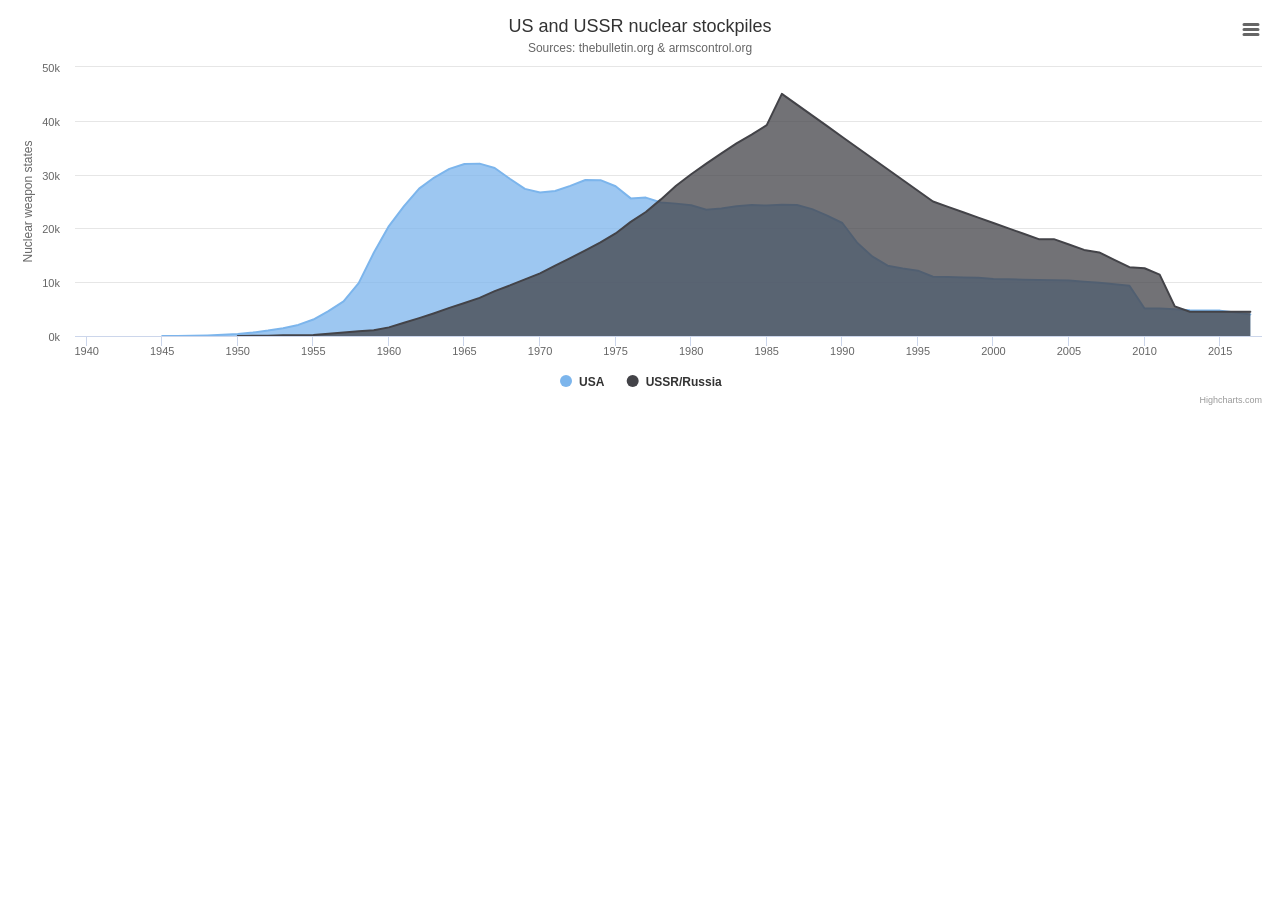
<file: Assets/plugins/Highcharts-6.1.1/examples/area-basic/index.htm>
<!DOCTYPE HTML>
<html>
	<head>
		<meta http-equiv="Content-Type" content="text/html; charset=utf-8">
		<meta name="viewport" content="width=device-width, initial-scale=1">
		<title>Highcharts Example</title>

		<style type="text/css">

		</style>
	</head>
	<body>
<script src="../../code/highcharts.js"></script>
<script src="../../code/modules/exporting.js"></script>
<script src="../../code/modules/export-data.js"></script>

<div id="container" style="min-width: 310px; height: 400px; margin: 0 auto"></div>



		<script type="text/javascript">

Highcharts.chart('container', {
    chart: {
        type: 'area'
    },
    title: {
        text: 'US and USSR nuclear stockpiles'
    },
    subtitle: {
        text: 'Sources: <a href="https://thebulletin.org/2006/july/global-nuclear-stockpiles-1945-2006">' +
            'thebulletin.org</a> &amp; <a href="https://www.armscontrol.org/factsheets/Nuclearweaponswhohaswhat">' +
            'armscontrol.org</a>'
    },
    xAxis: {
        allowDecimals: false,
        labels: {
            formatter: function () {
                return this.value; // clean, unformatted number for year
            }
        }
    },
    yAxis: {
        title: {
            text: 'Nuclear weapon states'
        },
        labels: {
            formatter: function () {
                return this.value / 1000 + 'k';
            }
        }
    },
    tooltip: {
        pointFormat: '{series.name} had stockpiled <b>{point.y:,.0f}</b><br/>warheads in {point.x}'
    },
    plotOptions: {
        area: {
            pointStart: 1940,
            marker: {
                enabled: false,
                symbol: 'circle',
                radius: 2,
                states: {
                    hover: {
                        enabled: true
                    }
                }
            }
        }
    },
    series: [{
        name: 'USA',
        data: [
            null, null, null, null, null, 6, 11, 32, 110, 235,
            369, 640, 1005, 1436, 2063, 3057, 4618, 6444, 9822, 15468,
            20434, 24126, 27387, 29459, 31056, 31982, 32040, 31233, 29224, 27342,
            26662, 26956, 27912, 28999, 28965, 27826, 25579, 25722, 24826, 24605,
            24304, 23464, 23708, 24099, 24357, 24237, 24401, 24344, 23586, 22380,
            21004, 17287, 14747, 13076, 12555, 12144, 11009, 10950, 10871, 10824,
            10577, 10527, 10475, 10421, 10358, 10295, 10104, 9914, 9620, 9326,
            5113, 5113, 4954, 4804, 4761, 4717, 4368, 4018
        ]
    }, {
        name: 'USSR/Russia',
        data: [null, null, null, null, null, null, null, null, null, null,
            5, 25, 50, 120, 150, 200, 426, 660, 869, 1060,
            1605, 2471, 3322, 4238, 5221, 6129, 7089, 8339, 9399, 10538,
            11643, 13092, 14478, 15915, 17385, 19055, 21205, 23044, 25393, 27935,
            30062, 32049, 33952, 35804, 37431, 39197, 45000, 43000, 41000, 39000,
            37000, 35000, 33000, 31000, 29000, 27000, 25000, 24000, 23000, 22000,
            21000, 20000, 19000, 18000, 18000, 17000, 16000, 15537, 14162, 12787,
            12600, 11400, 5500, 4512, 4502, 4502, 4500, 4500
        ]
    }]
});
		</script>
	</body>
</html>
</file>
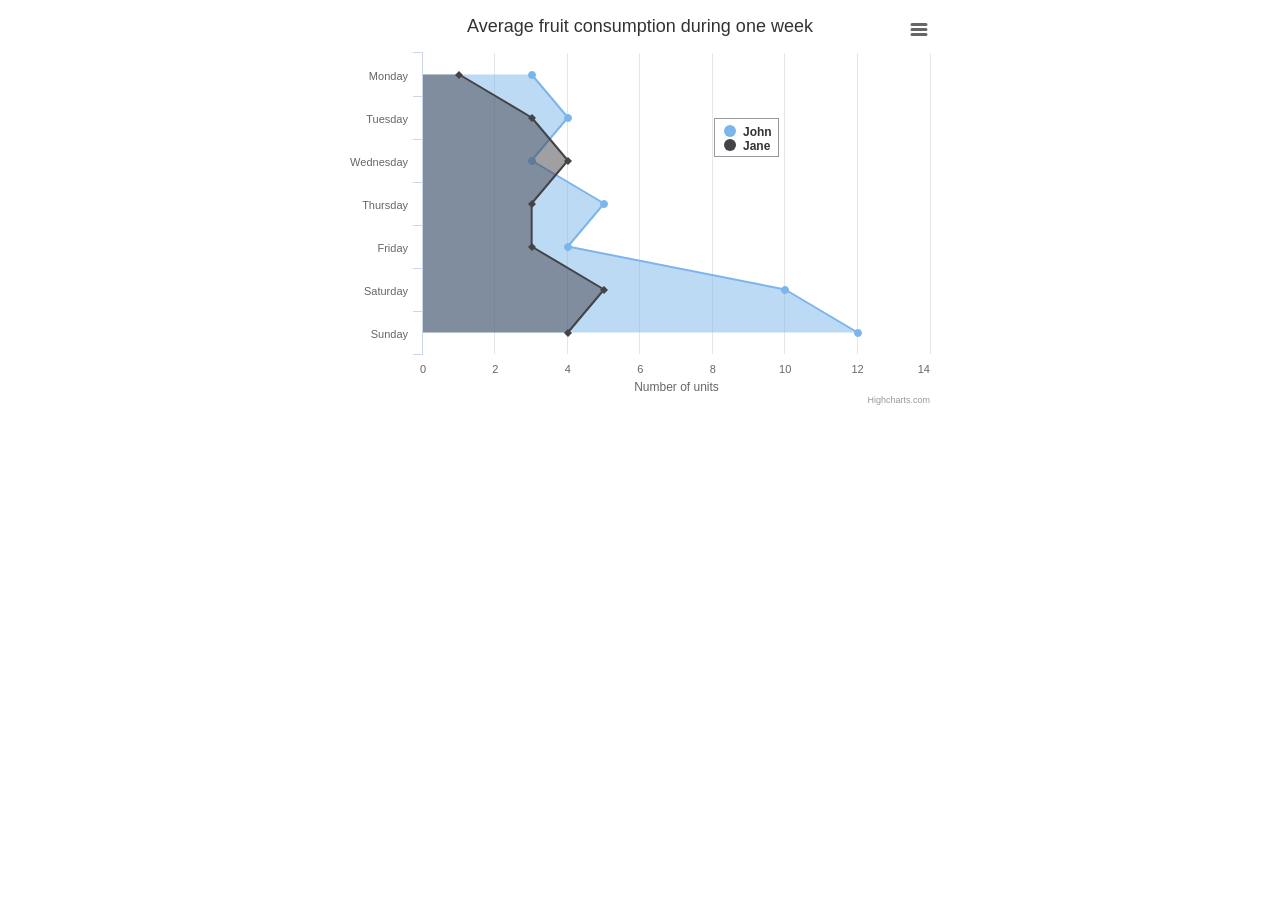
<file: Assets/plugins/Highcharts-6.1.1/examples/area-inverted/index.htm>
<!DOCTYPE HTML>
<html>
	<head>
		<meta http-equiv="Content-Type" content="text/html; charset=utf-8">
		<meta name="viewport" content="width=device-width, initial-scale=1">
		<title>Highcharts Example</title>

		<style type="text/css">

		</style>
	</head>
	<body>
<script src="../../code/highcharts.js"></script>
<script src="../../code/modules/exporting.js"></script>
<script src="../../code/modules/export-data.js"></script>

<div id="container" style="min-width: 310px; height: 400px; max-width: 600px; margin: 0 auto"></div>



		<script type="text/javascript">

Highcharts.chart('container', {
    chart: {
        type: 'area',
        inverted: true
    },
    title: {
        text: 'Average fruit consumption during one week'
    },
    subtitle: {
        style: {
            position: 'absolute',
            right: '0px',
            bottom: '10px'
        }
    },
    legend: {
        layout: 'vertical',
        align: 'right',
        verticalAlign: 'top',
        x: -150,
        y: 100,
        floating: true,
        borderWidth: 1,
        backgroundColor: (Highcharts.theme && Highcharts.theme.legendBackgroundColor) || '#FFFFFF'
    },
    xAxis: {
        categories: [
            'Monday',
            'Tuesday',
            'Wednesday',
            'Thursday',
            'Friday',
            'Saturday',
            'Sunday'
        ]
    },
    yAxis: {
        title: {
            text: 'Number of units'
        },
        allowDecimals: false,
        min: 0
    },
    plotOptions: {
        area: {
            fillOpacity: 0.5
        }
    },
    series: [{
        name: 'John',
        data: [3, 4, 3, 5, 4, 10, 12]
    }, {
        name: 'Jane',
        data: [1, 3, 4, 3, 3, 5, 4]
    }]
});
		</script>
	</body>
</html>
</file>
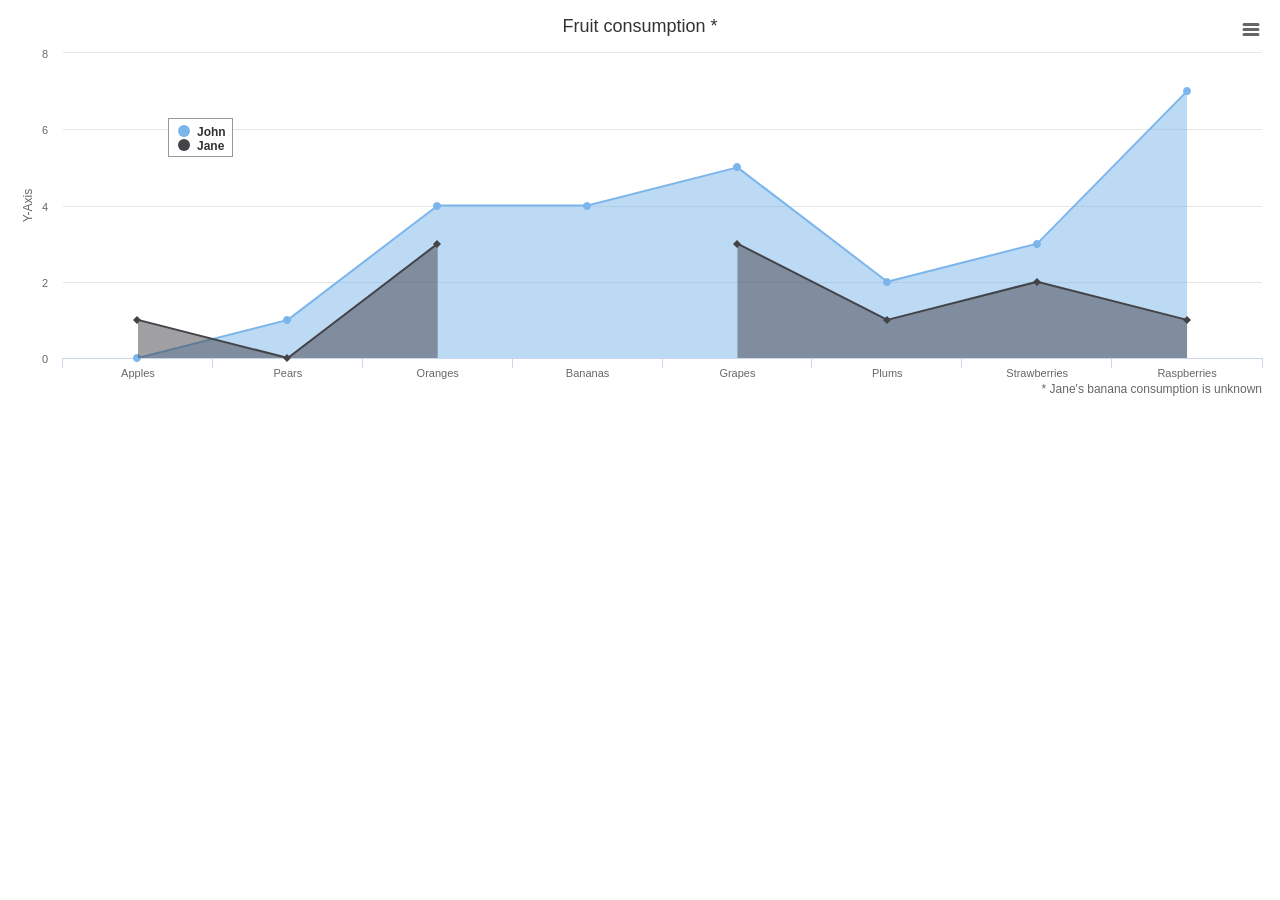
<file: Assets/plugins/Highcharts-6.1.1/examples/area-missing/index.htm>
<!DOCTYPE HTML>
<html>
	<head>
		<meta http-equiv="Content-Type" content="text/html; charset=utf-8">
		<meta name="viewport" content="width=device-width, initial-scale=1">
		<title>Highcharts Example</title>

		<style type="text/css">

		</style>
	</head>
	<body>
<script src="../../code/highcharts.js"></script>
<script src="../../code/modules/exporting.js"></script>
<script src="../../code/modules/export-data.js"></script>

<div id="container" style="min-width: 310px; height: 400px; margin: 0 auto"></div>



		<script type="text/javascript">

Highcharts.chart('container', {
    chart: {
        type: 'area',
        spacingBottom: 30
    },
    title: {
        text: 'Fruit consumption *'
    },
    subtitle: {
        text: '* Jane\'s banana consumption is unknown',
        floating: true,
        align: 'right',
        verticalAlign: 'bottom',
        y: 15
    },
    legend: {
        layout: 'vertical',
        align: 'left',
        verticalAlign: 'top',
        x: 150,
        y: 100,
        floating: true,
        borderWidth: 1,
        backgroundColor: (Highcharts.theme && Highcharts.theme.legendBackgroundColor) || '#FFFFFF'
    },
    xAxis: {
        categories: ['Apples', 'Pears', 'Oranges', 'Bananas', 'Grapes', 'Plums', 'Strawberries', 'Raspberries']
    },
    yAxis: {
        title: {
            text: 'Y-Axis'
        },
        labels: {
            formatter: function () {
                return this.value;
            }
        }
    },
    tooltip: {
        formatter: function () {
            return '<b>' + this.series.name + '</b><br/>' +
                this.x + ': ' + this.y;
        }
    },
    plotOptions: {
        area: {
            fillOpacity: 0.5
        }
    },
    credits: {
        enabled: false
    },
    series: [{
        name: 'John',
        data: [0, 1, 4, 4, 5, 2, 3, 7]
    }, {
        name: 'Jane',
        data: [1, 0, 3, null, 3, 1, 2, 1]
    }]
});
		</script>
	</body>
</html>
</file>
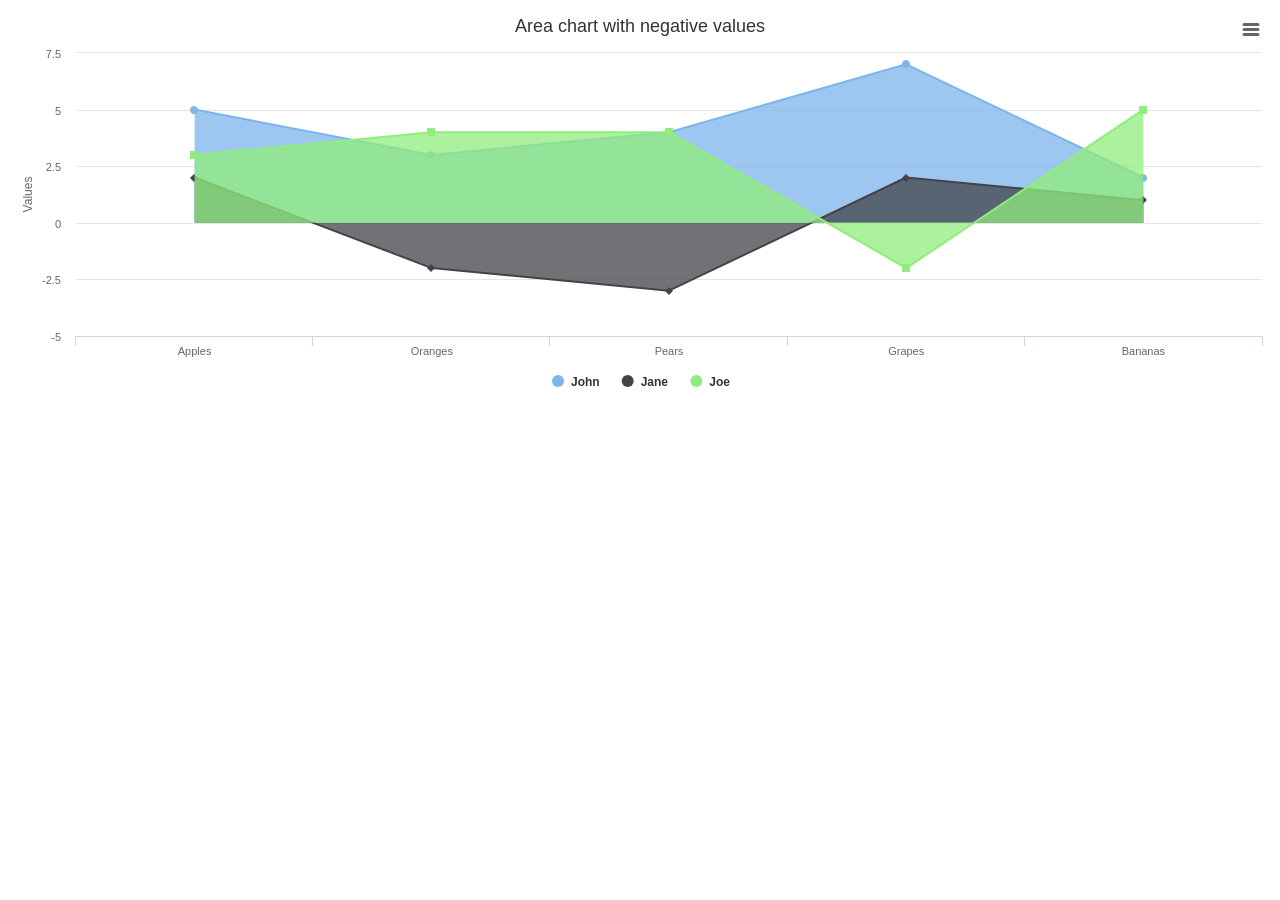
<file: Assets/plugins/Highcharts-6.1.1/examples/area-negative/index.htm>
<!DOCTYPE HTML>
<html>
	<head>
		<meta http-equiv="Content-Type" content="text/html; charset=utf-8">
		<meta name="viewport" content="width=device-width, initial-scale=1">
		<title>Highcharts Example</title>

		<style type="text/css">

		</style>
	</head>
	<body>
<script src="../../code/highcharts.js"></script>
<script src="../../code/modules/exporting.js"></script>
<script src="../../code/modules/export-data.js"></script>

<div id="container" style="min-width: 310px; height: 400px; margin: 0 auto"></div>



		<script type="text/javascript">

Highcharts.chart('container', {
    chart: {
        type: 'area'
    },
    title: {
        text: 'Area chart with negative values'
    },
    xAxis: {
        categories: ['Apples', 'Oranges', 'Pears', 'Grapes', 'Bananas']
    },
    credits: {
        enabled: false
    },
    series: [{
        name: 'John',
        data: [5, 3, 4, 7, 2]
    }, {
        name: 'Jane',
        data: [2, -2, -3, 2, 1]
    }, {
        name: 'Joe',
        data: [3, 4, 4, -2, 5]
    }]
});
		</script>
	</body>
</html>
</file>
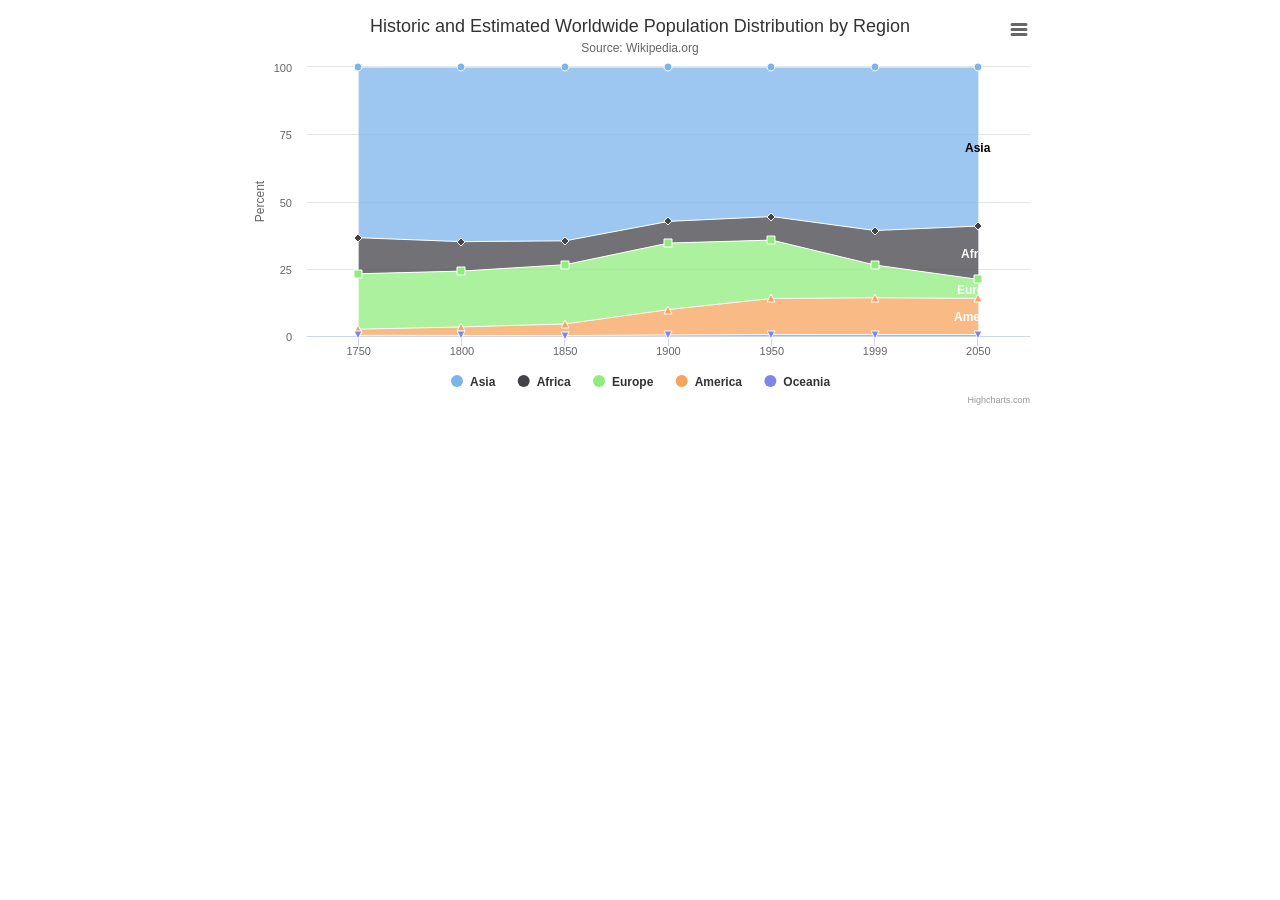
<file: Assets/plugins/Highcharts-6.1.1/examples/area-stacked-percent/index.htm>
<!DOCTYPE HTML>
<html>
	<head>
		<meta http-equiv="Content-Type" content="text/html; charset=utf-8">
		<meta name="viewport" content="width=device-width, initial-scale=1">
		<title>Highcharts Example</title>

		<style type="text/css">

		</style>
	</head>
	<body>
<script src="../../code/highcharts.js"></script>
<script src="../../code/modules/series-label.js"></script>
<script src="../../code/modules/exporting.js"></script>
<script src="../../code/modules/export-data.js"></script>

<div id="container" style="min-width: 310px; height: 400px; max-width: 800px; margin: 0 auto"></div>



		<script type="text/javascript">

Highcharts.chart('container', {
    chart: {
        type: 'area'
    },
    title: {
        text: 'Historic and Estimated Worldwide Population Distribution by Region'
    },
    subtitle: {
        text: 'Source: Wikipedia.org'
    },
    xAxis: {
        categories: ['1750', '1800', '1850', '1900', '1950', '1999', '2050'],
        tickmarkPlacement: 'on',
        title: {
            enabled: false
        }
    },
    yAxis: {
        title: {
            text: 'Percent'
        }
    },
    tooltip: {
        pointFormat: '<span style="color:{series.color}">{series.name}</span>: <b>{point.percentage:.1f}%</b> ({point.y:,.0f} millions)<br/>',
        split: true
    },
    plotOptions: {
        area: {
            stacking: 'percent',
            lineColor: '#ffffff',
            lineWidth: 1,
            marker: {
                lineWidth: 1,
                lineColor: '#ffffff'
            }
        }
    },
    series: [{
        name: 'Asia',
        data: [502, 635, 809, 947, 1402, 3634, 5268]
    }, {
        name: 'Africa',
        data: [106, 107, 111, 133, 221, 767, 1766]
    }, {
        name: 'Europe',
        data: [163, 203, 276, 408, 547, 729, 628]
    }, {
        name: 'America',
        data: [18, 31, 54, 156, 339, 818, 1201]
    }, {
        name: 'Oceania',
        data: [2, 2, 2, 6, 13, 30, 46]
    }]
});
		</script>
	</body>
</html>
</file>
<file: Assets/lineicons/style.css>
@font-face {
	font-family: 'linecons';
	src:url('fonts/linecons.eot');
}
@font-face {
	font-family: 'linecons';
	src: url([data-uri]) format('svg'),
		 url([data-uri]) format('truetype');
	font-weight: normal;
	font-style: normal;
}

/* Use the following CSS code if you want to use data attributes for inserting your icons */
[data-icon]:before {
	font-family: 'linecons';
	content: attr(data-icon);
	speak: none;
	font-weight: normal;
	line-height: 1;
	-webkit-font-smoothing: antialiased;
}

/* Use the following CSS code if you want to have a class per icon */
[class^="li_"]:before, [class*=" li_"]:before {
	font-family: 'linecons';
	font-style: normal;
	speak: none;
	font-weight: normal;
	line-height: 1;
	-webkit-font-smoothing: antialiased;
}
.li_heart:before {
	content: "\e000";
}
.li_cloud:before {
	content: "\e001";
}
.li_star:before {
	content: "\e002";
}
.li_tv:before {
	content: "\e003";
}
.li_sound:before {
	content: "\e004";
}
.li_video:before {
	content: "\e005";
}
.li_trash:before {
	content: "\e006";
}
.li_user:before {
	content: "\e007";
}
.li_key:before {
	content: "\e008";
}
.li_search:before {
	content: "\e009";
}
.li_settings:before {
	content: "\e00a";
}
.li_camera:before {
	content: "\e00b";
}
.li_tag:before {
	content: "\e00c";
}
.li_lock:before {
	content: "\e00d";
}
.li_bulb:before {
	content: "\e00e";
}
.li_pen:before {
	content: "\e00f";
}
.li_diamond:before {
	content: "\e010";
}
.li_display:before {
	content: "\e011";
}
.li_location:before {
	content: "\e012";
}
.li_eye:before {
	content: "\e013";
}
.li_bubble:before {
	content: "\e014";
}
.li_stack:before {
	content: "\e015";
}
.li_cup:before {
	content: "\e016";
}
.li_phone:before {
	content: "\e017";
}
.li_news:before {
	content: "\e018";
}
.li_mail:before {
	content: "\e019";
}
.li_like:before {
	content: "\e01a";
}
.li_photo:before {
	content: "\e01b";
}
.li_note:before {
	content: "\e01c";
}
.li_clock:before {
	content: "\e01d";
}
.li_paperplane:before {
	content: "\e01e";
}
.li_params:before {
	content: "\e01f";
}
.li_banknote:before {
	content: "\e020";
}
.li_data:before {
	content: "\e021";
}
.li_music:before {
	content: "\e022";
}
.li_megaphone:before {
	content: "\e023";
}
.li_study:before {
	content: "\e024";
}
.li_lab:before {
	content: "\e025";
}
.li_food:before {
	content: "\e026";
}
.li_t-shirt:before {
	content: "\e027";
}
.li_fire:before {
	content: "\e028";
}
.li_clip:before {
	content: "\e029";
}
.li_shop:before {
	content: "\e02a";
}
.li_calendar:before {
	content: "\e02b";
}
.li_vallet:before {
	content: "\e02c";
}
.li_vynil:before {
	content: "\e02d";
}
.li_truck:before {
	content: "\e02e";
}
.li_world:before {
	content: "\e02f";
}
</file>
